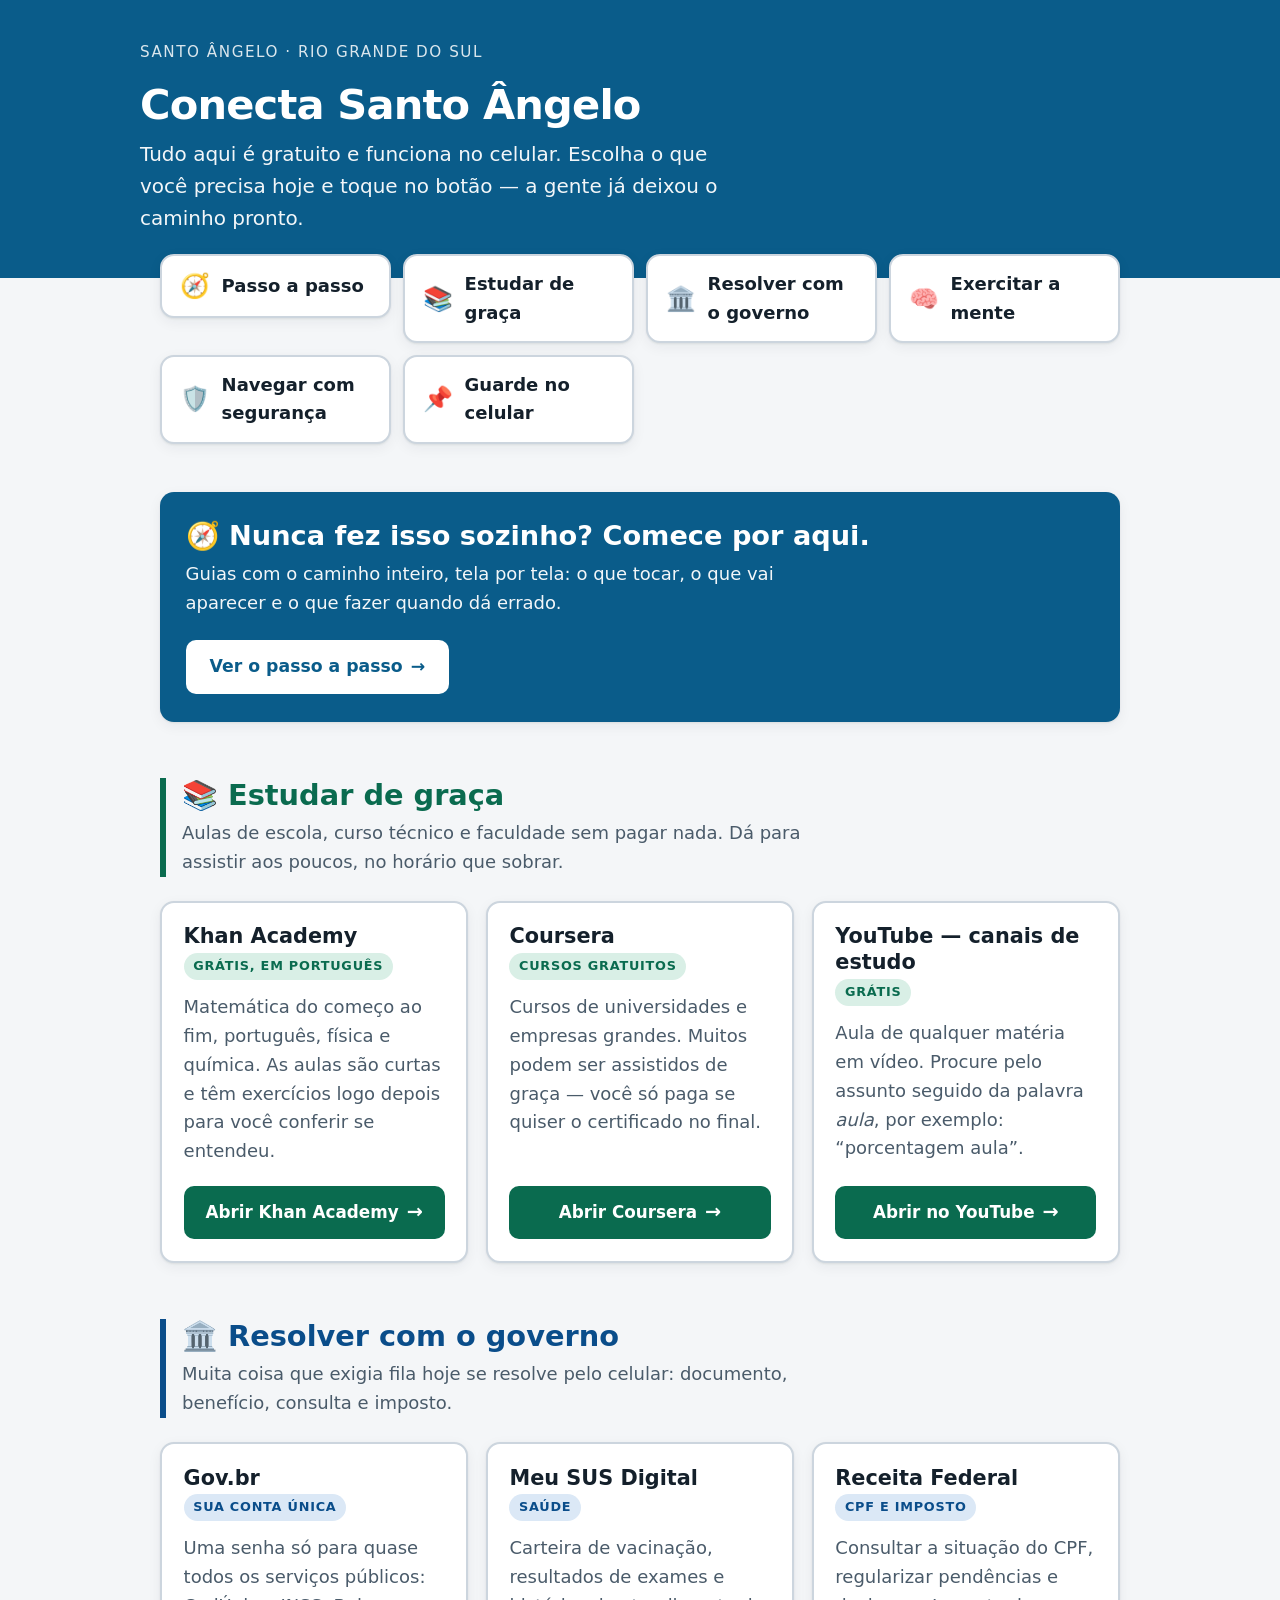
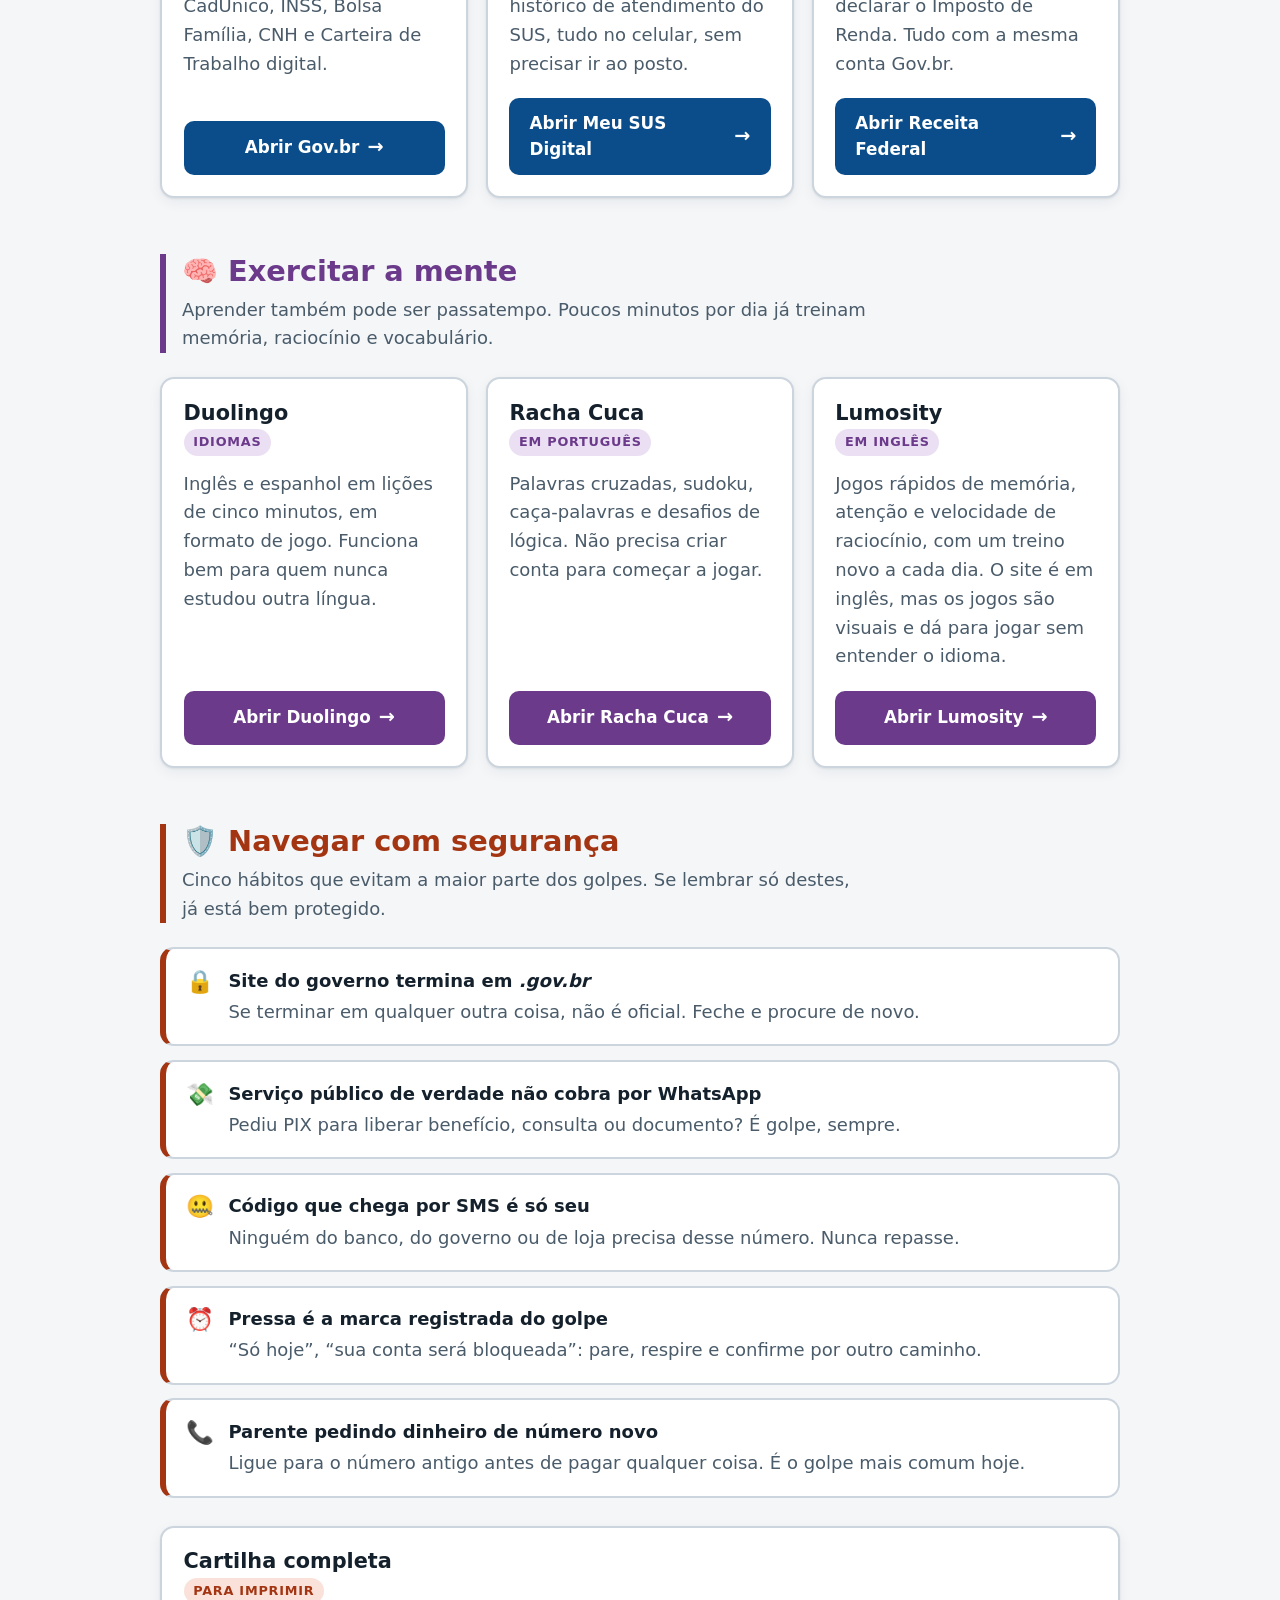
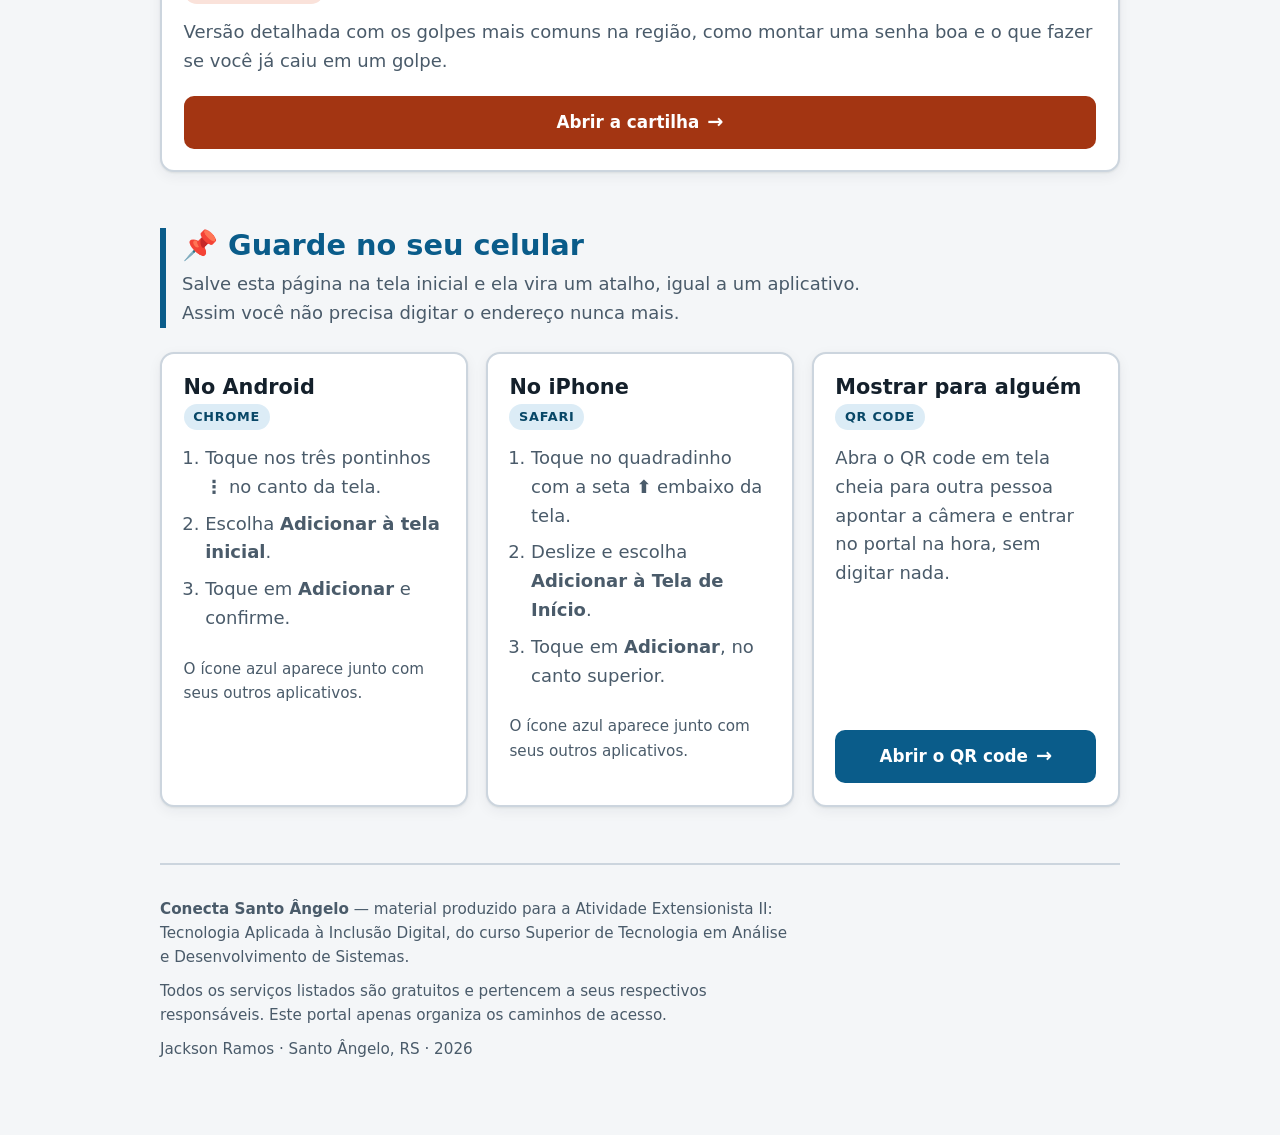
<file: index.html>
<!doctype html>
<html lang="pt-BR">
<head>
<meta charset="utf-8">
<meta name="viewport" content="width=device-width, initial-scale=1">
<title>Conecta Santo Ângelo — a internet que ajuda no seu dia a dia</title>
<meta name="description" content="Portal com sites gratuitos para estudar, resolver serviços públicos, exercitar a mente e navegar com segurança. Projeto de inclusão digital em Santo Ângelo - RS.">
<link rel="stylesheet" href="assets/style.css">
<link rel="icon" href="assets/icone.svg" type="image/svg+xml">
<link rel="icon" href="assets/favicon.png" sizes="32x32">
<link rel="apple-touch-icon" href="assets/icone-180.png">
<link rel="manifest" href="manifest.webmanifest">
<meta name="theme-color" content="#0a5c8a">
</head>
<body>

<a class="pular-link" href="#conteudo">Pular para o conteúdo</a>

<header class="topo">
  <div class="topo-conteudo">
    <p class="lugar">Santo Ângelo · Rio Grande do Sul</p>
    <h1>Conecta Santo Ângelo</h1>
    <p class="chamada">
      Tudo aqui é gratuito e funciona no celular. Escolha o que você precisa
      hoje e toque no botão — a gente já deixou o caminho pronto.
    </p>
  </div>
</header>

<nav class="indice" aria-label="Categorias do portal">
  <ul>
    <li><a href="guias/"><span class="emoji" aria-hidden="true">🧭</span> Passo a passo</a></li>
    <li><a href="#estudar"><span class="emoji" aria-hidden="true">📚</span> Estudar de graça</a></li>
    <li><a href="#governo"><span class="emoji" aria-hidden="true">🏛️</span> Resolver com o governo</a></li>
    <li><a href="#mente"><span class="emoji" aria-hidden="true">🧠</span> Exercitar a mente</a></li>
    <li><a href="#seguranca"><span class="emoji" aria-hidden="true">🛡️</span> Navegar com segurança</a></li>
    <li><a href="#salvar"><span class="emoji" aria-hidden="true">📌</span> Guarde no celular</a></li>
  </ul>
</nav>

<main class="envelope" id="conteudo">

  <!-- ============ DESTAQUE ============ -->
  <section class="destaque" aria-labelledby="t-destaque">
    <h2 id="t-destaque">🧭 Nunca fez isso sozinho? Comece por aqui.</h2>
    <p>
      Guias com o caminho inteiro, tela por tela: o que tocar, o que vai
      aparecer e o que fazer quando dá errado.
    </p>
    <a class="botao" href="guias/">Ver o passo a passo</a>
  </section>

  <!-- ============ ESTUDAR ============ -->
  <section class="categoria" id="estudar" data-cor="estudo" aria-labelledby="t-estudar">
    <div class="categoria-cabecalho">
      <h2 id="t-estudar">📚 Estudar de graça</h2>
      <p class="explica">
        Aulas de escola, curso técnico e faculdade sem pagar nada. Dá para
        assistir aos poucos, no horário que sobrar.
      </p>
    </div>

    <ul class="cartoes">
      <li class="cartao">
        <h3>Khan Academy</h3>
        <span class="selo">Grátis, em português</span>
        <p>
          Matemática do começo ao fim, português, física e química. As aulas são
          curtas e têm exercícios logo depois para você conferir se entendeu.
        </p>
        <a class="botao" href="https://pt.khanacademy.org" target="_blank" rel="noopener">Abrir Khan Academy</a>
      </li>

      <li class="cartao">
        <h3>Coursera</h3>
        <span class="selo">Cursos gratuitos</span>
        <p>
          Cursos de universidades e empresas grandes. Muitos podem ser assistidos
          de graça — você só paga se quiser o certificado no final.
        </p>
        <a class="botao" href="https://www.coursera.org" target="_blank" rel="noopener">Abrir Coursera</a>
      </li>

      <li class="cartao">
        <h3>YouTube — canais de estudo</h3>
        <span class="selo">Grátis</span>
        <p>
          Aula de qualquer matéria em vídeo. Procure pelo assunto seguido da
          palavra <em>aula</em>, por exemplo: “porcentagem aula”.
        </p>
        <a class="botao" href="https://www.youtube.com/results?search_query=aulas+ensino+m%C3%A9dio" target="_blank" rel="noopener">Abrir no YouTube</a>
      </li>
    </ul>
  </section>

  <!-- ============ GOVERNO ============ -->
  <section class="categoria" id="governo" data-cor="governo" aria-labelledby="t-governo">
    <div class="categoria-cabecalho">
      <h2 id="t-governo">🏛️ Resolver com o governo</h2>
      <p class="explica">
        Muita coisa que exigia fila hoje se resolve pelo celular: documento,
        benefício, consulta e imposto.
      </p>
    </div>

    <ul class="cartoes">
      <li class="cartao">
        <h3>Gov.br</h3>
        <span class="selo">Sua conta única</span>
        <p>
          Uma senha só para quase todos os serviços públicos: CadÚnico, INSS,
          Bolsa Família, CNH e Carteira de Trabalho digital.
        </p>
        <a class="botao" href="https://www.gov.br" target="_blank" rel="noopener">Abrir Gov.br</a>
      </li>

      <li class="cartao">
        <h3>Meu SUS Digital</h3>
        <span class="selo">Saúde</span>
        <p>
          Carteira de vacinação, resultados de exames e histórico de atendimento
          do SUS, tudo no celular, sem precisar ir ao posto.
        </p>
        <a class="botao" href="https://meususdigital.saude.gov.br" target="_blank" rel="noopener">Abrir Meu SUS Digital</a>
      </li>

      <li class="cartao">
        <h3>Receita Federal</h3>
        <span class="selo">CPF e imposto</span>
        <p>
          Consultar a situação do CPF, regularizar pendências e declarar o
          Imposto de Renda. Tudo com a mesma conta Gov.br.
        </p>
        <a class="botao" href="https://www.gov.br/receitafederal" target="_blank" rel="noopener">Abrir Receita Federal</a>
      </li>
    </ul>
  </section>

  <!-- ============ MENTE ============ -->
  <section class="categoria" id="mente" data-cor="mente" aria-labelledby="t-mente">
    <div class="categoria-cabecalho">
      <h2 id="t-mente">🧠 Exercitar a mente</h2>
      <p class="explica">
        Aprender também pode ser passatempo. Poucos minutos por dia já treinam
        memória, raciocínio e vocabulário.
      </p>
    </div>

    <ul class="cartoes">
      <li class="cartao">
        <h3>Duolingo</h3>
        <span class="selo">Idiomas</span>
        <p>
          Inglês e espanhol em lições de cinco minutos, em formato de jogo.
          Funciona bem para quem nunca estudou outra língua.
        </p>
        <a class="botao" href="https://pt.duolingo.com" target="_blank" rel="noopener">Abrir Duolingo</a>
      </li>

      <li class="cartao">
        <h3>Racha Cuca</h3>
        <span class="selo">Em português</span>
        <p>
          Palavras cruzadas, sudoku, caça-palavras e desafios de lógica. Não
          precisa criar conta para começar a jogar.
        </p>
        <a class="botao" href="https://rachacuca.com.br" target="_blank" rel="noopener">Abrir Racha Cuca</a>
      </li>

      <li class="cartao">
        <h3>Lumosity</h3>
        <span class="selo">Em inglês</span>
        <p>
          Jogos rápidos de memória, atenção e velocidade de raciocínio, com um
          treino novo a cada dia. O site é em inglês, mas os jogos são visuais
          e dá para jogar sem entender o idioma.
        </p>
        <a class="botao" href="https://www.lumosity.com" target="_blank" rel="noopener">Abrir Lumosity</a>
      </li>
    </ul>
  </section>

  <!-- ============ SEGURANÇA ============ -->
  <section class="categoria" id="seguranca" data-cor="seguranca" aria-labelledby="t-seguranca">
    <div class="categoria-cabecalho">
      <h2 id="t-seguranca">🛡️ Navegar com segurança</h2>
      <p class="explica">
        Cinco hábitos que evitam a maior parte dos golpes. Se lembrar só destes,
        já está bem protegido.
      </p>
    </div>

    <ul class="regras">
      <li>
        <span class="marca" aria-hidden="true">🔒</span>
        <div>
          <strong>Site do governo termina em <em>.gov.br</em></strong>
          <span class="detalhe">Se terminar em qualquer outra coisa, não é oficial. Feche e procure de novo.</span>
        </div>
      </li>
      <li>
        <span class="marca" aria-hidden="true">💸</span>
        <div>
          <strong>Serviço público de verdade não cobra por WhatsApp</strong>
          <span class="detalhe">Pediu PIX para liberar benefício, consulta ou documento? É golpe, sempre.</span>
        </div>
      </li>
      <li>
        <span class="marca" aria-hidden="true">🤐</span>
        <div>
          <strong>Código que chega por SMS é só seu</strong>
          <span class="detalhe">Ninguém do banco, do governo ou de loja precisa desse número. Nunca repasse.</span>
        </div>
      </li>
      <li>
        <span class="marca" aria-hidden="true">⏰</span>
        <div>
          <strong>Pressa é a marca registrada do golpe</strong>
          <span class="detalhe">“Só hoje”, “sua conta será bloqueada”: pare, respire e confirme por outro caminho.</span>
        </div>
      </li>
      <li>
        <span class="marca" aria-hidden="true">📞</span>
        <div>
          <strong>Parente pedindo dinheiro de número novo</strong>
          <span class="detalhe">Ligue para o número antigo antes de pagar qualquer coisa. É o golpe mais comum hoje.</span>
        </div>
      </li>
    </ul>

    <ul class="cartoes">
      <li class="cartao">
        <h3>Cartilha completa</h3>
        <span class="selo">Para imprimir</span>
        <p>
          Versão detalhada com os golpes mais comuns na região, como montar uma
          senha boa e o que fazer se você já caiu em um golpe.
        </p>
        <a class="botao" href="cartilha/">Abrir a cartilha</a>
      </li>
    </ul>
  </section>

  <!-- ============ SALVAR ============ -->
  <section class="categoria" id="salvar" aria-labelledby="t-salvar">
    <div class="categoria-cabecalho">
      <h2 id="t-salvar">📌 Guarde no seu celular</h2>
      <p class="explica">
        Salve esta página na tela inicial e ela vira um atalho, igual a um
        aplicativo. Assim você não precisa digitar o endereço nunca mais.
      </p>
    </div>

    <ul class="cartoes">
      <li class="cartao">
        <h3>No Android</h3>
        <span class="selo">Chrome</span>
        <ol>
          <li>Toque nos três pontinhos <strong>⋮</strong> no canto da tela.</li>
          <li>Escolha <strong>Adicionar à tela inicial</strong>.</li>
          <li>Toque em <strong>Adicionar</strong> e confirme.</li>
        </ol>
        <p>O ícone azul aparece junto com seus outros aplicativos.</p>
      </li>

      <li class="cartao">
        <h3>No iPhone</h3>
        <span class="selo">Safari</span>
        <ol>
          <li>Toque no quadradinho com a seta <strong>⬆️</strong> embaixo da tela.</li>
          <li>Deslize e escolha <strong>Adicionar à Tela de Início</strong>.</li>
          <li>Toque em <strong>Adicionar</strong>, no canto superior.</li>
        </ol>
        <p>O ícone azul aparece junto com seus outros aplicativos.</p>
      </li>

      <li class="cartao">
        <h3>Mostrar para alguém</h3>
        <span class="selo">QR code</span>
        <p>
          Abra o QR code em tela cheia para outra pessoa apontar a câmera e
          entrar no portal na hora, sem digitar nada.
        </p>
        <a class="botao" href="qr/">Abrir o QR code</a>
      </li>
    </ul>
  </section>

  <footer class="rodape">
    <p>
      <strong>Conecta Santo Ângelo</strong> — material produzido para a Atividade
      Extensionista II: Tecnologia Aplicada à Inclusão Digital, do curso Superior de
      Tecnologia em Análise e Desenvolvimento de Sistemas.
    </p>
    <p>
      Todos os serviços listados são gratuitos e pertencem a seus respectivos
      responsáveis. Este portal apenas organiza os caminhos de acesso.
    </p>
    <p>Jackson Ramos · Santo Ângelo, RS · 2026</p>
  </footer>

</main>

</body>
</html>
</file>
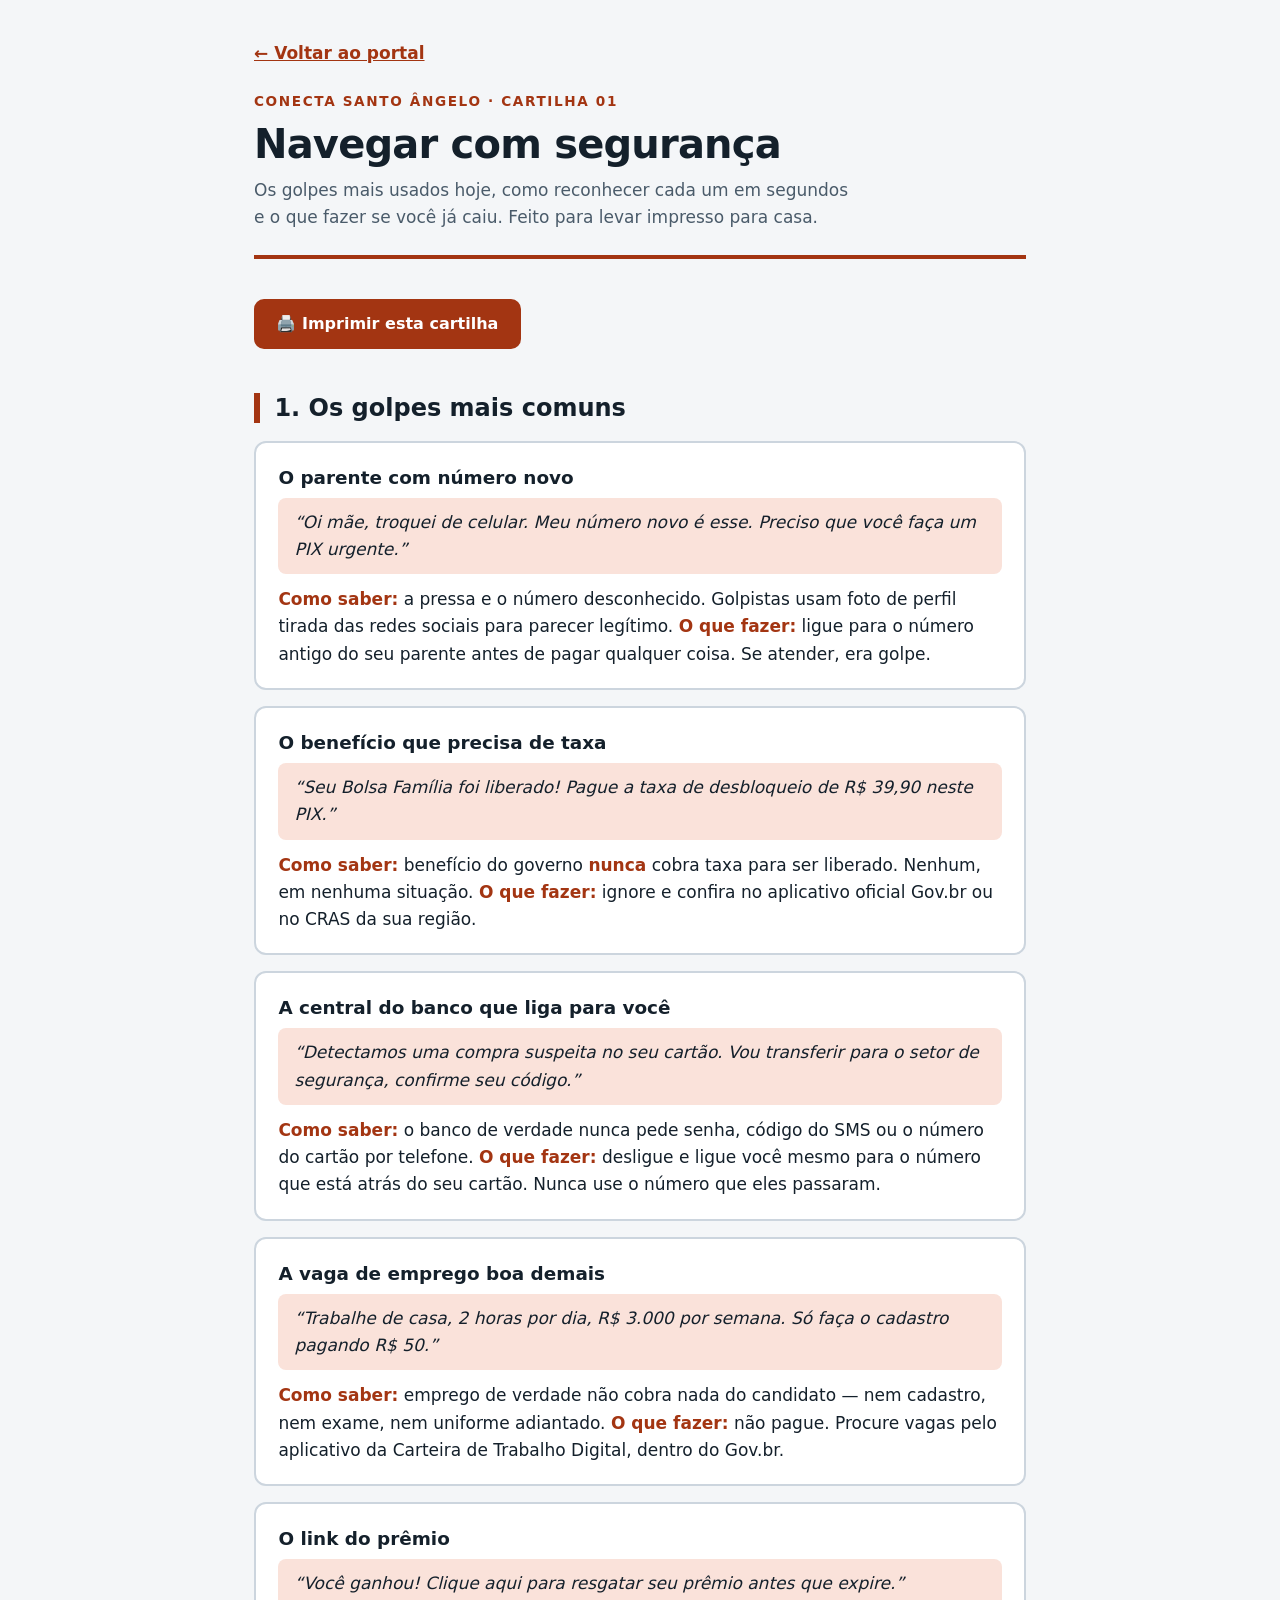
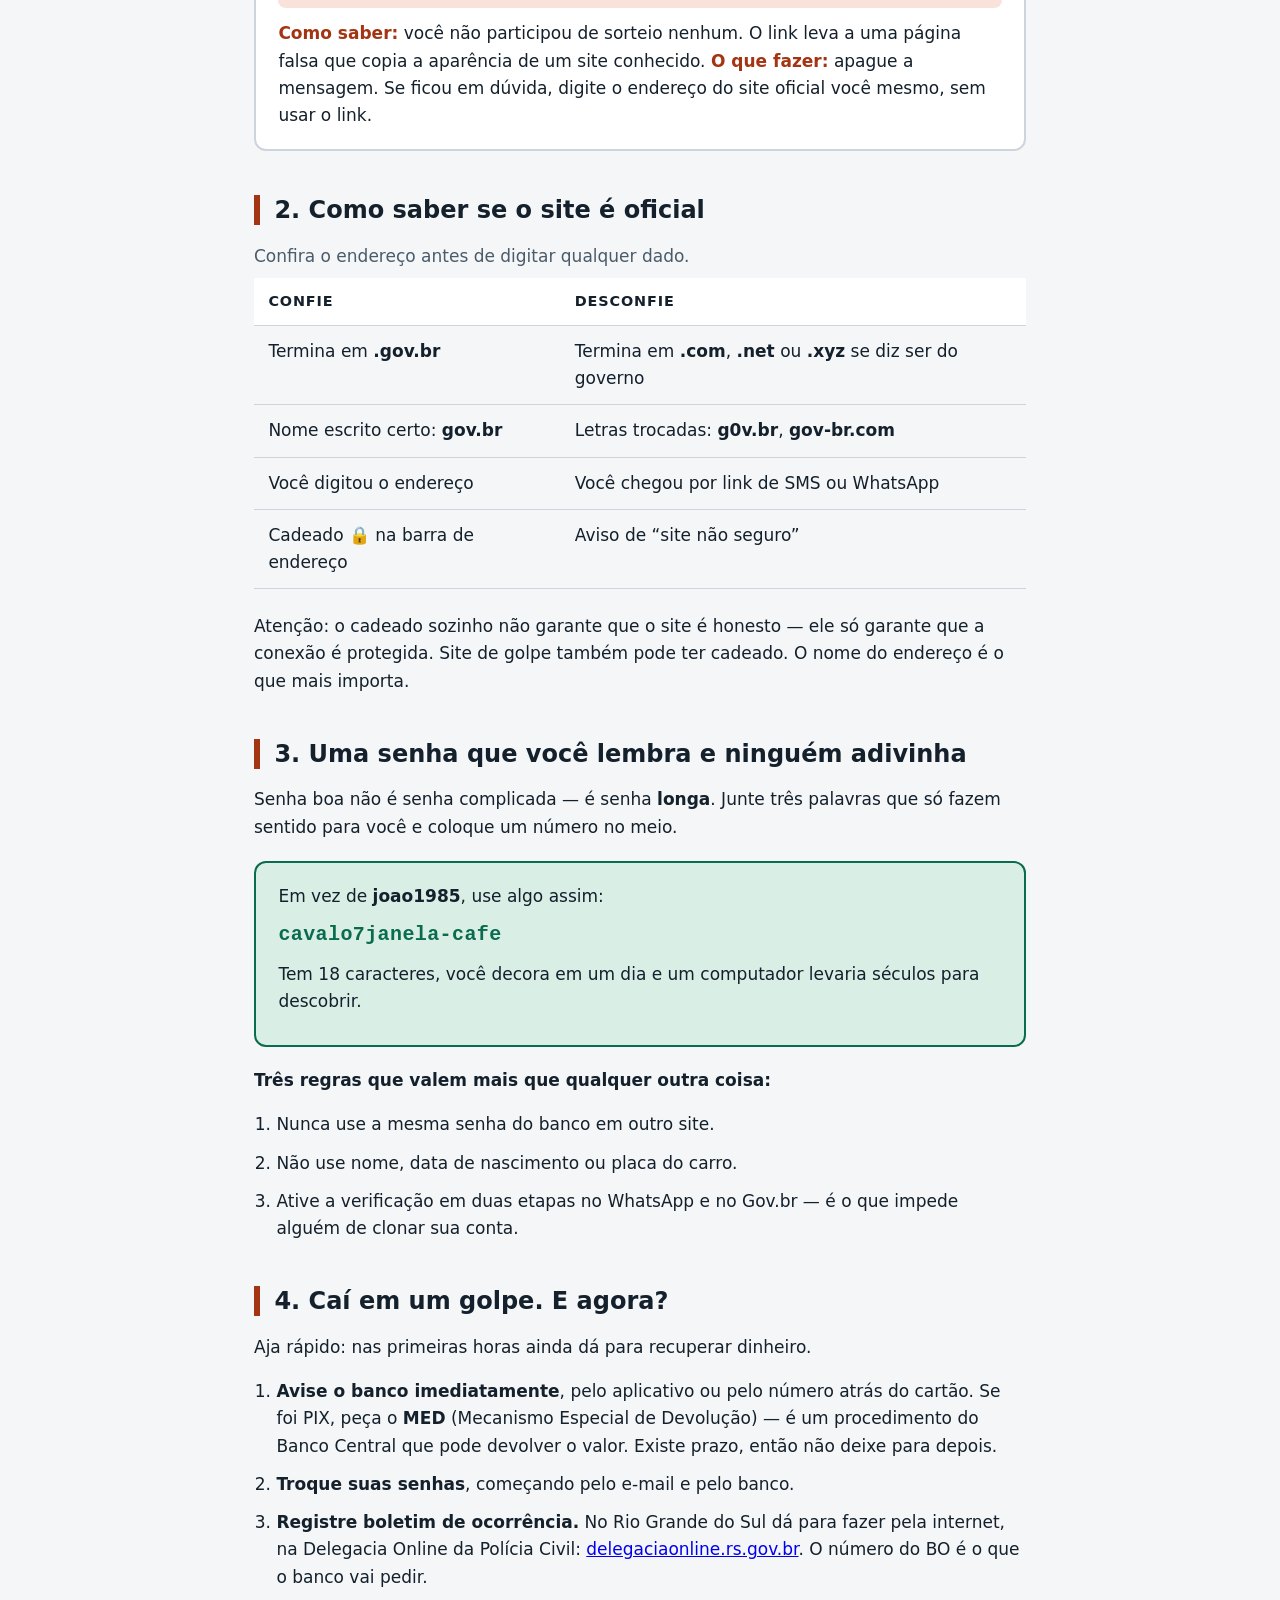
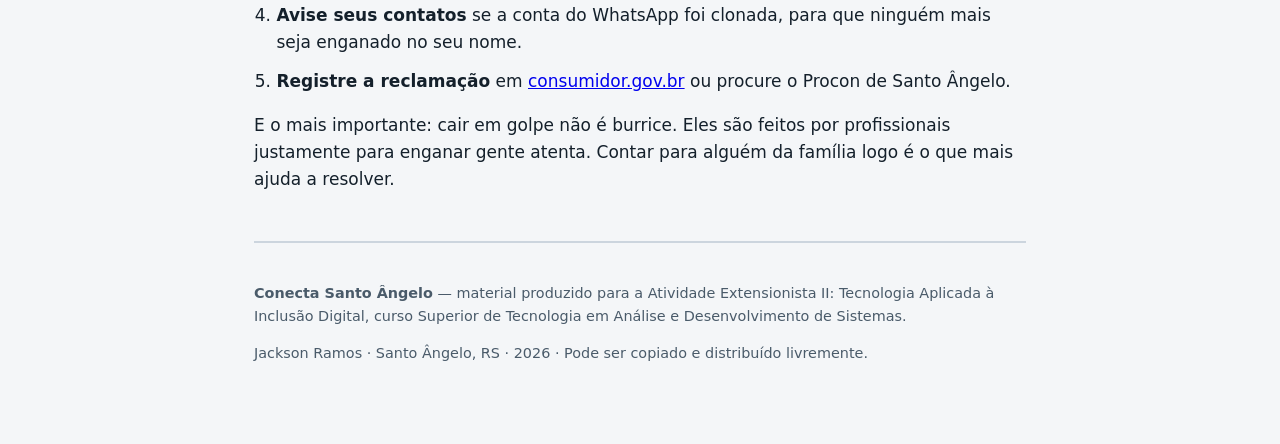
<file: cartilha/index.html>
<!doctype html>
<html lang="pt-BR">
<head>
<meta charset="utf-8">
<meta name="viewport" content="width=device-width, initial-scale=1">
<title>Cartilha de Navegação Segura — Conecta Santo Ângelo</title>
<meta name="description" content="Cartilha impressa sobre golpes na internet, senhas seguras e o que fazer se você caiu em um golpe.">
<style>
:root {
  color-scheme: light dark;
  --bg: #f4f6f8;
  --surface: #ffffff;
  --border: #ccd5de;
  --text: #14202b;
  --text-soft: #4a5b6a;
  --accent: #a33512;
  --accent-soft: #fae2da;
  --ok: #0a6b4f;
  --ok-soft: #d9efe6;
}
@media (prefers-color-scheme: dark) {
  :root {
    --bg: #10171e; --surface: #19222c; --border: #35434f;
    --text: #eef3f7; --text-soft: #a8b8c6;
    --accent: #f0906c; --accent-soft: #3a1d13;
    --ok: #5cc9a3; --ok-soft: #14332a;
  }
}
* { box-sizing: border-box; }
body {
  margin: 0; background: var(--bg); color: var(--text);
  font-family: system-ui, -apple-system, "Segoe UI", Roboto, sans-serif;
  font-size: 17px; line-height: 1.6;
}
:focus-visible { outline: 3px solid #b3540a; outline-offset: 3px; }

.folha {
  max-width: 820px; margin: 0 auto; padding: 2.5rem 1.5rem 4rem;
}

.capa { border-bottom: 4px solid var(--accent); padding-bottom: 1.5rem; margin-bottom: 2.5rem; }
.capa .etiqueta {
  margin: 0 0 0.5rem; font-size: 0.85rem; font-weight: 700;
  letter-spacing: 0.12em; text-transform: uppercase; color: var(--accent);
}
.capa h1 { margin: 0 0 0.6rem; font-size: clamp(1.8rem, 5vw, 2.5rem); line-height: 1.15; letter-spacing: -0.02em; }
.capa p { margin: 0; color: var(--text-soft); max-width: 55ch; }

.acoes { margin: 0 0 2.5rem; }
.imprimir {
  display: inline-flex; align-items: center; gap: 0.5rem; min-height: 50px;
  padding: 0.7rem 1.4rem; background: var(--accent); color: #fff;
  border: none; border-radius: 10px; font: inherit; font-weight: 700;
  font-size: 1rem; cursor: pointer;
}
@media (prefers-color-scheme: dark) { .imprimir { color: #10171e; } }
.imprimir:hover { filter: brightness(1.12); }

h2 {
  margin: 2.75rem 0 1.1rem; font-size: 1.5rem; line-height: 1.25;
  border-left: 6px solid var(--accent); padding-left: 0.9rem;
}
h3 { margin: 0 0 0.35rem; font-size: 1.15rem; }

.golpe {
  background: var(--surface); border: 2px solid var(--border);
  border-radius: 12px; padding: 1.25rem 1.4rem; margin-bottom: 1rem;
}
.golpe .fala {
  display: block; margin: 0 0 0.75rem; padding: 0.7rem 1rem;
  background: var(--accent-soft); border-radius: 8px;
  font-style: italic; color: var(--text);
}
.golpe .verdade { margin: 0; }
.golpe .verdade strong { color: var(--accent); }

ol.passos { padding-left: 1.4rem; margin: 0 0 1rem; }
ol.passos li { margin-bottom: 0.7rem; }

.senha {
  background: var(--ok-soft); border: 2px solid var(--ok);
  border-radius: 12px; padding: 1.25rem 1.4rem; margin: 1.25rem 0;
}
.senha p { margin: 0 0 0.6rem; }
.senha .exemplo {
  font-family: ui-monospace, "Cascadia Code", Consolas, monospace;
  font-size: 1.25rem; font-weight: 700; letter-spacing: 0.02em;
  display: block; margin: 0.6rem 0; color: var(--ok);
}

table { width: 100%; border-collapse: collapse; margin: 1rem 0 1.5rem; }
caption { text-align: left; color: var(--text-soft); padding-bottom: 0.5rem; }
th, td { text-align: left; padding: 0.75rem 0.9rem; border-bottom: 1px solid var(--border); vertical-align: top; }
th { background: var(--surface); font-size: 0.9rem; text-transform: uppercase; letter-spacing: 0.06em; }

.rodape {
  margin-top: 3rem; padding-top: 1.5rem; border-top: 2px solid var(--border);
  color: var(--text-soft); font-size: 0.9rem;
}
.rodape a { color: var(--accent); }
.voltar { display: inline-block; margin-bottom: 1.5rem; color: var(--accent); font-weight: 600; }

@media print {
  @page { size: A4; margin: 15mm; }
  body { background: #fff; color: #000; font-size: 11pt; }
  .acoes, .voltar { display: none; }
  .golpe, .senha, table { break-inside: avoid; }
  h2 { break-after: avoid; }
  .capa { border-bottom-color: #000; }
  .golpe .fala { background: #f0f0f0; }
  .senha { background: #f4f4f4; border-color: #000; }
  a[href^="http"]::after { content: " (" attr(href) ")"; font-size: 9pt; color: #444; }
}
</style>
</head>
<body>

<div class="folha">

  <a class="voltar" href="../">← Voltar ao portal</a>

  <header class="capa">
    <p class="etiqueta">Conecta Santo Ângelo · Cartilha 01</p>
    <h1>Navegar com segurança</h1>
    <p>
      Os golpes mais usados hoje, como reconhecer cada um em segundos e o que
      fazer se você já caiu. Feito para levar impresso para casa.
    </p>
  </header>

  <div class="acoes">
    <button type="button" class="imprimir" onclick="window.print()">🖨️ Imprimir esta cartilha</button>
  </div>

  <h2>1. Os golpes mais comuns</h2>

  <div class="golpe">
    <h3>O parente com número novo</h3>
    <span class="fala">“Oi mãe, troquei de celular. Meu número novo é esse. Preciso que você faça um PIX urgente.”</span>
    <p class="verdade">
      <strong>Como saber:</strong> a pressa e o número desconhecido. Golpistas usam
      foto de perfil tirada das redes sociais para parecer legítimo.
      <strong>O que fazer:</strong> ligue para o número antigo do seu parente antes de
      pagar qualquer coisa. Se atender, era golpe.
    </p>
  </div>

  <div class="golpe">
    <h3>O benefício que precisa de taxa</h3>
    <span class="fala">“Seu Bolsa Família foi liberado! Pague a taxa de desbloqueio de R$ 39,90 neste PIX.”</span>
    <p class="verdade">
      <strong>Como saber:</strong> benefício do governo <strong>nunca</strong> cobra taxa
      para ser liberado. Nenhum, em nenhuma situação.
      <strong>O que fazer:</strong> ignore e confira no aplicativo oficial Gov.br ou no
      CRAS da sua região.
    </p>
  </div>

  <div class="golpe">
    <h3>A central do banco que liga para você</h3>
    <span class="fala">“Detectamos uma compra suspeita no seu cartão. Vou transferir para o setor de segurança, confirme seu código.”</span>
    <p class="verdade">
      <strong>Como saber:</strong> o banco de verdade nunca pede senha, código do SMS
      ou o número do cartão por telefone.
      <strong>O que fazer:</strong> desligue e ligue você mesmo para o número que está
      atrás do seu cartão. Nunca use o número que eles passaram.
    </p>
  </div>

  <div class="golpe">
    <h3>A vaga de emprego boa demais</h3>
    <span class="fala">“Trabalhe de casa, 2 horas por dia, R$ 3.000 por semana. Só faça o cadastro pagando R$ 50.”</span>
    <p class="verdade">
      <strong>Como saber:</strong> emprego de verdade não cobra nada do candidato —
      nem cadastro, nem exame, nem uniforme adiantado.
      <strong>O que fazer:</strong> não pague. Procure vagas pelo aplicativo da Carteira
      de Trabalho Digital, dentro do Gov.br.
    </p>
  </div>

  <div class="golpe">
    <h3>O link do prêmio</h3>
    <span class="fala">“Você ganhou! Clique aqui para resgatar seu prêmio antes que expire.”</span>
    <p class="verdade">
      <strong>Como saber:</strong> você não participou de sorteio nenhum. O link leva a
      uma página falsa que copia a aparência de um site conhecido.
      <strong>O que fazer:</strong> apague a mensagem. Se ficou em dúvida, digite o
      endereço do site oficial você mesmo, sem usar o link.
    </p>
  </div>

  <h2>2. Como saber se o site é oficial</h2>

  <table>
    <caption>Confira o endereço antes de digitar qualquer dado.</caption>
    <thead>
      <tr><th scope="col">Confie</th><th scope="col">Desconfie</th></tr>
    </thead>
    <tbody>
      <tr>
        <td>Termina em <strong>.gov.br</strong></td>
        <td>Termina em <strong>.com</strong>, <strong>.net</strong> ou <strong>.xyz</strong> se diz ser do governo</td>
      </tr>
      <tr>
        <td>Nome escrito certo: <strong>gov.br</strong></td>
        <td>Letras trocadas: <strong>g0v.br</strong>, <strong>gov-br.com</strong></td>
      </tr>
      <tr>
        <td>Você digitou o endereço</td>
        <td>Você chegou por link de SMS ou WhatsApp</td>
      </tr>
      <tr>
        <td>Cadeado 🔒 na barra de endereço</td>
        <td>Aviso de “site não seguro”</td>
      </tr>
    </tbody>
  </table>

  <p>
    Atenção: o cadeado sozinho não garante que o site é honesto — ele só garante
    que a conexão é protegida. Site de golpe também pode ter cadeado. O nome do
    endereço é o que mais importa.
  </p>

  <h2>3. Uma senha que você lembra e ninguém adivinha</h2>

  <p>
    Senha boa não é senha complicada — é senha <strong>longa</strong>. Junte três
    palavras que só fazem sentido para você e coloque um número no meio.
  </p>

  <div class="senha">
    <p>Em vez de <strong>joao1985</strong>, use algo assim:</p>
    <span class="exemplo">cavalo7janela-cafe</span>
    <p>
      Tem 18 caracteres, você decora em um dia e um computador levaria séculos
      para descobrir.
    </p>
  </div>

  <p><strong>Três regras que valem mais que qualquer outra coisa:</strong></p>
  <ol class="passos">
    <li>Nunca use a mesma senha do banco em outro site.</li>
    <li>Não use nome, data de nascimento ou placa do carro.</li>
    <li>Ative a verificação em duas etapas no WhatsApp e no Gov.br — é o que impede alguém de clonar sua conta.</li>
  </ol>

  <h2>4. Caí em um golpe. E agora?</h2>

  <p>Aja rápido: nas primeiras horas ainda dá para recuperar dinheiro.</p>

  <ol class="passos">
    <li>
      <strong>Avise o banco imediatamente</strong>, pelo aplicativo ou pelo número
      atrás do cartão. Se foi PIX, peça o <strong>MED</strong> (Mecanismo Especial de
      Devolução) — é um procedimento do Banco Central que pode devolver o valor.
      Existe prazo, então não deixe para depois.
    </li>
    <li>
      <strong>Troque suas senhas</strong>, começando pelo e-mail e pelo banco.
    </li>
    <li>
      <strong>Registre boletim de ocorrência.</strong> No Rio Grande do Sul dá para
      fazer pela internet, na Delegacia Online da Polícia Civil:
      <a href="https://www.delegaciaonline.rs.gov.br" target="_blank" rel="noopener">delegaciaonline.rs.gov.br</a>.
      O número do BO é o que o banco vai pedir.
    </li>
    <li>
      <strong>Avise seus contatos</strong> se a conta do WhatsApp foi clonada, para
      que ninguém mais seja enganado no seu nome.
    </li>
    <li>
      <strong>Registre a reclamação</strong> em
      <a href="https://www.consumidor.gov.br" target="_blank" rel="noopener">consumidor.gov.br</a>
      ou procure o Procon de Santo Ângelo.
    </li>
  </ol>

  <p>
    E o mais importante: cair em golpe não é burrice. Eles são feitos por
    profissionais justamente para enganar gente atenta. Contar para alguém da
    família logo é o que mais ajuda a resolver.
  </p>

  <footer class="rodape">
    <p>
      <strong>Conecta Santo Ângelo</strong> — material produzido para a Atividade
      Extensionista II: Tecnologia Aplicada à Inclusão Digital, curso Superior de
      Tecnologia em Análise e Desenvolvimento de Sistemas.
    </p>
    <p>Jackson Ramos · Santo Ângelo, RS · 2026 · Pode ser copiado e distribuído livremente.</p>
  </footer>

</div>

</body>
</html>
</file>
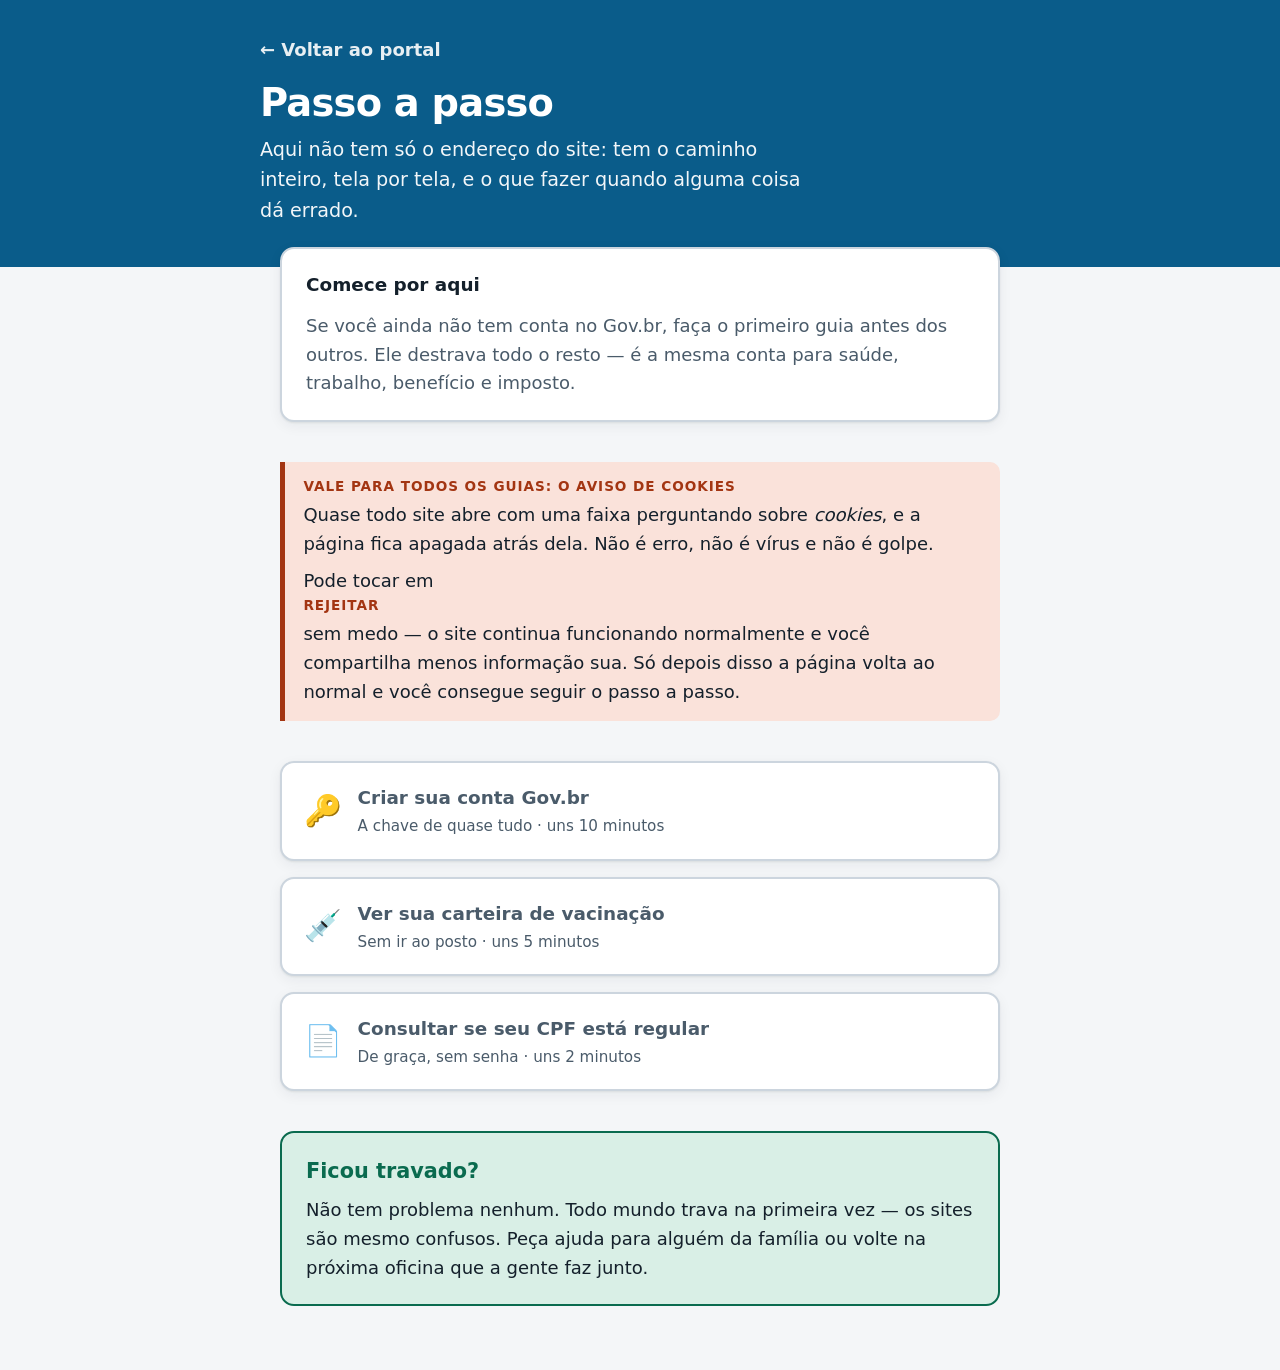
<file: guias/index.html>
<!doctype html>
<html lang="pt-BR">
<head>
<meta charset="utf-8">
<meta name="viewport" content="width=device-width, initial-scale=1">
<title>Guias passo a passo — Conecta Santo Ângelo</title>
<meta name="description" content="Guias passo a passo para resolver coisas do dia a dia pela internet: conta Gov.br, carteira de vacinação e situação do CPF.">
<link rel="stylesheet" href="../assets/style.css">
<link rel="stylesheet" href="../assets/guia.css">
<link rel="icon" href="../assets/icone.svg" type="image/svg+xml">
<link rel="icon" href="../assets/favicon.png" sizes="32x32">
<meta name="theme-color" content="#0a5c8a">
</head>
<body>

<header class="guia-topo">
  <div class="guia-topo-conteudo">
    <a class="voltar" href="../">← Voltar ao portal</a>
    <h1>Passo a passo</h1>
    <p class="resumo">
      Aqui não tem só o endereço do site: tem o caminho inteiro, tela por tela,
      e o que fazer quando alguma coisa dá errado.
    </p>
  </div>
</header>

<main class="guia">

  <section class="antes">
    <h2>Comece por aqui</h2>
    <p style="margin:0; color:var(--text-soft);">
      Se você ainda não tem conta no Gov.br, faça o primeiro guia antes dos
      outros. Ele destrava todo o resto — é a mesma conta para saúde, trabalho,
      benefício e imposto.
    </p>
  </section>

  <section class="se-errado" style="margin-bottom:2.5rem;">
    <strong>Vale para todos os guias: o aviso de cookies</strong>
    <p>
      Quase todo site abre com uma faixa perguntando sobre <em>cookies</em>, e a
      página fica apagada atrás dela. Não é erro, não é vírus e não é golpe.
    </p>
    <p>
      Pode tocar em <strong>Rejeitar</strong> sem medo — o site continua
      funcionando normalmente e você compartilha menos informação sua. Só depois
      disso a página volta ao normal e você consegue seguir o passo a passo.
    </p>
  </section>

  <ul class="lista-guias">
    <li>
      <a href="conta-gov-br.html">
        <span class="marca" aria-hidden="true">🔑</span>
        <span>
          <strong>Criar sua conta Gov.br</strong>
          <span>A chave de quase tudo · uns 10 minutos</span>
        </span>
      </a>
    </li>
    <li>
      <a href="carteira-vacinacao.html">
        <span class="marca" aria-hidden="true">💉</span>
        <span>
          <strong>Ver sua carteira de vacinação</strong>
          <span>Sem ir ao posto · uns 5 minutos</span>
        </span>
      </a>
    </li>
    <li>
      <a href="consultar-cpf.html">
        <span class="marca" aria-hidden="true">📄</span>
        <span>
          <strong>Consultar se seu CPF está regular</strong>
          <span>De graça, sem senha · uns 2 minutos</span>
        </span>
      </a>
    </li>
  </ul>

  <section class="pronto" style="margin-top:2.5rem;">
    <h2>Ficou travado?</h2>
    <p>
      Não tem problema nenhum. Todo mundo trava na primeira vez — os sites são
      mesmo confusos. Peça ajuda para alguém da família ou volte na próxima
      oficina que a gente faz junto.
    </p>
  </section>

</main>

</body>
</html>
</file>
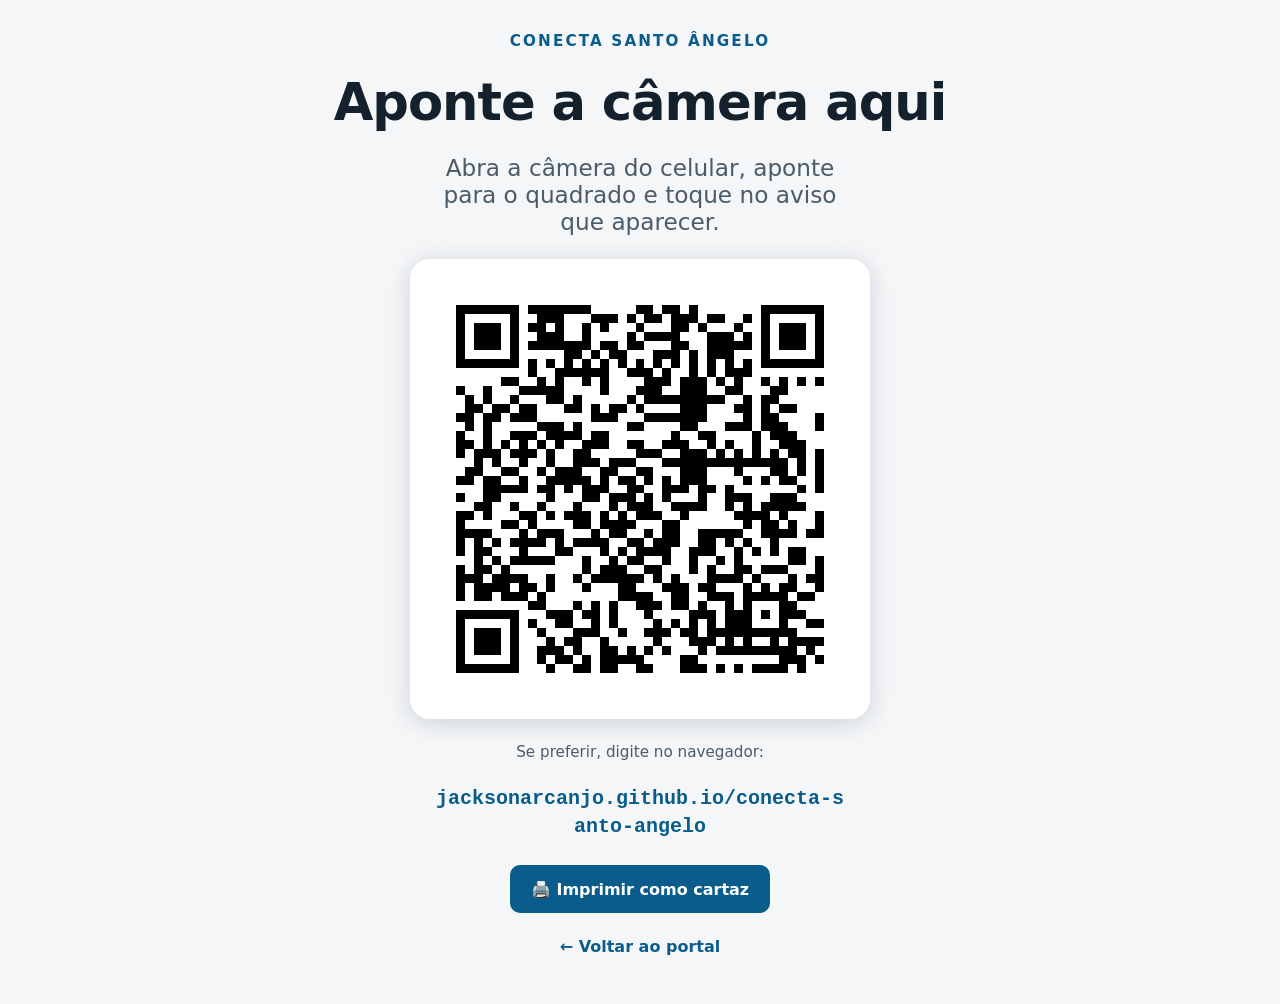
<file: qr/index.html>
<!doctype html>
<html lang="pt-BR">
<head>
<meta charset="utf-8">
<meta name="viewport" content="width=device-width, initial-scale=1">
<title>Acesse o portal — Conecta Santo Ângelo</title>
<meta name="description" content="Aponte a câmera do celular para o QR code e abra o portal Conecta Santo Ângelo.">
<link rel="icon" href="../assets/icone.svg" type="image/svg+xml">
<link rel="icon" href="../assets/favicon.png" sizes="32x32">
<style>
:root { --bg:#f4f6f8; --text:#14202b; --soft:#4a5b6a; --accent:#0a5c8a; --border:#ccd5de; }
@media (prefers-color-scheme: dark) {
  :root { --bg:#10171e; --text:#eef3f7; --soft:#a8b8c6; --accent:#6fb8e0; --border:#35434f; }
}
* { box-sizing:border-box; }
body {
  margin:0; min-height:100vh; background:var(--bg); color:var(--text);
  font-family: system-ui, -apple-system, "Segoe UI", Roboto, sans-serif;
  display:flex; flex-direction:column; align-items:center; justify-content:center;
  text-align:center; padding: 2rem 1.5rem 3rem; gap:1.5rem;
}
.etiqueta { margin:0; font-size:clamp(.8rem,2vw,.95rem); font-weight:700; letter-spacing:.14em; text-transform:uppercase; color:var(--accent); }
h1 { margin:0; font-size:clamp(1.8rem,6vw,3.2rem); line-height:1.1; letter-spacing:-.02em; }
p.instrucao { margin:0; font-size:clamp(1.05rem,2.6vw,1.45rem); color:var(--soft); max-width:30ch; }

.moldura {
  background:#fff; padding:clamp(1rem,3vw,1.75rem); border-radius:20px;
  box-shadow:0 4px 24px rgba(20,32,43,.16); line-height:0;
  width:min(78vw, 62vh, 460px); aspect-ratio:1;
}
.moldura svg { display:block; width:100%; height:100%; }

.endereco {
  font-family: ui-monospace, "Cascadia Code", Consolas, monospace;
  font-size:clamp(.9rem,2.4vw,1.25rem); font-weight:700; color:var(--accent);
  word-break:break-all; max-width:34ch; line-height:1.4;
}
.alternativa { margin:0; font-size:.95rem; color:var(--soft); max-width:34ch; }
.imprimir {
  min-height:48px; padding:.65rem 1.3rem; background:var(--accent); color:#fff;
  border:none; border-radius:10px; font:inherit; font-weight:700; cursor:pointer;
}
@media (prefers-color-scheme: dark) { .imprimir { color:#10171e; } }
.voltar { color:var(--accent); font-weight:600; text-decoration:none; }
:focus-visible { outline:3px solid #b3540a; outline-offset:3px; }

@media print {
  @page { size:A4 portrait; margin:16mm; }
  body { background:#fff; color:#000; min-height:auto; justify-content:flex-start; gap:1.2rem; }
  .imprimir, .voltar { display:none; }
  .moldura { box-shadow:none; border:2px solid #000; width:min(70vw,120mm); }
  .endereco { color:#000; }
}
</style>
</head>
<body>

  <p class="etiqueta">Conecta Santo Ângelo</p>
  <h1>Aponte a câmera aqui</h1>
  <p class="instrucao">Abra a câmera do celular, aponte para o quadrado e toque no aviso que aparecer.</p>

  <div class="moldura">
<svg viewBox="0 0 45 45" width="100%" height="100%" shape-rendering="crispEdges" role="img" aria-label="QR code do portal" class="segno"><path fill="#fff" d="M0 0h45v45h-45z"/><path class="qrline" stroke="#000" d="M2 2.5h7m1 0h7m5 0h2m1 0h2m1 0h1m7 0h7m-41 1h1m5 0h1m2 0h3m3 0h3m1 0h1m1 0h2m1 0h3m1 0h2m2 0h1m1 0h1m5 0h1m-41 1h1m1 0h3m1 0h1m1 0h2m1 0h1m2 0h1m1 0h1m3 0h1m3 0h2m1 0h1m3 0h1m2 0h1m1 0h3m1 0h1m-41 1h1m1 0h3m1 0h1m2 0h3m2 0h1m4 0h1m1 0h4m3 0h3m1 0h1m1 0h1m1 0h3m1 0h1m-41 1h1m1 0h3m1 0h1m1 0h7m1 0h2m1 0h2m3 0h2m2 0h5m1 0h1m1 0h3m1 0h1m-41 1h1m5 0h1m5 0h2m1 0h1m1 0h2m3 0h3m1 0h1m1 0h3m3 0h1m5 0h1m-41 1h7m1 0h1m1 0h1m1 0h1m1 0h1m1 0h1m1 0h1m1 0h1m1 0h1m1 0h1m1 0h1m1 0h1m1 0h1m1 0h1m1 0h7m-33 1h1m2 0h6m2 0h3m1 0h1m2 0h1m1 0h1m1 0h3m-28 1h2m2 0h1m1 0h1m2 0h1m1 0h1m4 0h3m1 0h3m1 0h1m1 0h1m2 0h1m1 0h1m1 0h1m1 0h1m-41 1h1m2 0h1m3 0h5m4 0h1m3 0h3m2 0h3m2 0h2m3 0h2m-36 1h1m1 0h1m2 0h1m3 0h2m1 0h1m5 0h1m1 0h9m2 0h1m1 0h2m-35 1h2m1 0h2m1 0h2m3 0h2m1 0h1m1 0h2m1 0h1m4 0h3m3 0h2m1 0h1m1 0h2m-38 1h2m1 0h2m1 0h3m6 0h3m3 0h7m4 0h1m1 0h2m4 0h1m-40 1h1m1 0h1m5 0h3m1 0h1m5 0h2m4 0h2m3 0h3m1 0h3m3 0h1m-41 1h1m2 0h1m2 0h3m1 0h4m1 0h2m7 0h1m2 0h2m4 0h1m1 0h3m-38 1h2m1 0h1m1 0h1m1 0h1m1 0h1m1 0h1m2 0h3m2 0h2m2 0h3m2 0h1m1 0h1m2 0h1m2 0h3m-39 1h1m1 0h3m1 0h3m1 0h1m2 0h2m5 0h3m2 0h3m1 0h1m1 0h1m1 0h1m1 0h1m1 0h2m1 0h1m-39 1h1m1 0h1m2 0h1m2 0h1m2 0h3m1 0h3m3 0h14m1 0h1m1 0h1m-40 1h2m2 0h2m2 0h1m1 0h3m2 0h2m2 0h2m3 0h3m3 0h1m3 0h2m1 0h1m1 0h1m-41 1h2m1 0h2m2 0h1m2 0h5m1 0h1m1 0h2m1 0h1m1 0h1m1 0h3m4 0h1m1 0h1m1 0h2m2 0h1m-38 1h5m1 0h2m1 0h1m1 0h3m2 0h2m2 0h3m1 0h2m1 0h1m7 0h1m1 0h1m-41 1h1m2 0h2m5 0h1m3 0h2m1 0h3m1 0h1m1 0h1m3 0h1m2 0h3m2 0h3m-36 1h2m2 0h1m2 0h1m3 0h1m3 0h1m1 0h3m2 0h4m2 0h1m1 0h1m1 0h5m-39 1h2m1 0h1m3 0h2m1 0h1m1 0h3m1 0h1m1 0h1m1 0h3m2 0h1m5 0h4m1 0h1m3 0h1m-41 1h1m4 0h2m1 0h1m4 0h2m1 0h4m3 0h2m7 0h1m1 0h2m1 0h1m2 0h1m-41 1h4m3 0h1m1 0h3m3 0h1m1 0h2m2 0h1m1 0h2m2 0h5m2 0h4m1 0h2m-41 1h1m1 0h1m1 0h1m1 0h4m1 0h1m1 0h4m2 0h2m1 0h3m2 0h2m1 0h1m1 0h1m2 0h1m-36 1h1m1 0h2m3 0h1m3 0h2m3 0h1m1 0h1m1 0h4m2 0h3m2 0h1m1 0h1m1 0h1m1 0h2m-37 1h1m1 0h1m1 0h5m3 0h1m2 0h1m1 0h2m2 0h1m2 0h1m2 0h1m1 0h1m5 0h2m1 0h1m-41 1h1m1 0h2m1 0h1m8 0h1m1 0h3m2 0h2m3 0h1m1 0h1m2 0h2m1 0h3m3 0h1m-41 1h3m1 0h4m2 0h1m2 0h1m1 0h6m1 0h1m1 0h1m3 0h4m1 0h1m3 0h1m1 0h2m-41 1h1m1 0h4m1 0h2m1 0h1m3 0h1m3 0h2m3 0h3m1 0h2m3 0h1m1 0h1m1 0h2m2 0h1m-41 1h1m1 0h2m1 0h3m1 0h1m8 0h4m2 0h2m2 0h3m1 0h5m1 0h2m-32 1h2m3 0h1m1 0h1m1 0h1m2 0h3m1 0h2m1 0h1m2 0h1m1 0h1m3 0h2m-38 1h7m3 0h3m1 0h2m1 0h1m3 0h1m4 0h3m1 0h3m1 0h1m1 0h3m-39 1h1m5 0h1m1 0h1m2 0h2m2 0h1m1 0h1m4 0h1m1 0h1m1 0h1m1 0h1m1 0h3m3 0h1m2 0h2m-41 1h1m1 0h3m1 0h1m2 0h1m3 0h3m2 0h1m2 0h3m1 0h2m1 0h10m-38 1h1m1 0h3m1 0h1m3 0h1m1 0h2m2 0h1m5 0h1m3 0h3m1 0h1m1 0h1m2 0h1m1 0h4m-41 1h1m1 0h3m1 0h1m2 0h3m1 0h1m2 0h2m1 0h1m1 0h1m1 0h1m3 0h1m1 0h9m1 0h1m-40 1h1m5 0h1m2 0h1m1 0h2m1 0h1m1 0h5m4 0h2m9 0h3m1 0h1m-41 1h7m3 0h1m2 0h2m1 0h2m2 0h2m3 0h3m1 0h1m1 0h1m1 0h4m1 0h1"/></svg>
  </div>

  <p class="alternativa">Se preferir, digite no navegador:</p>
  <div class="endereco">jacksonarcanjo.github.io/conecta-santo-angelo</div>

  <button type="button" class="imprimir" onclick="window.print()">🖨️ Imprimir como cartaz</button>
  <a class="voltar" href="../">← Voltar ao portal</a>

</body>
</html>
</file>
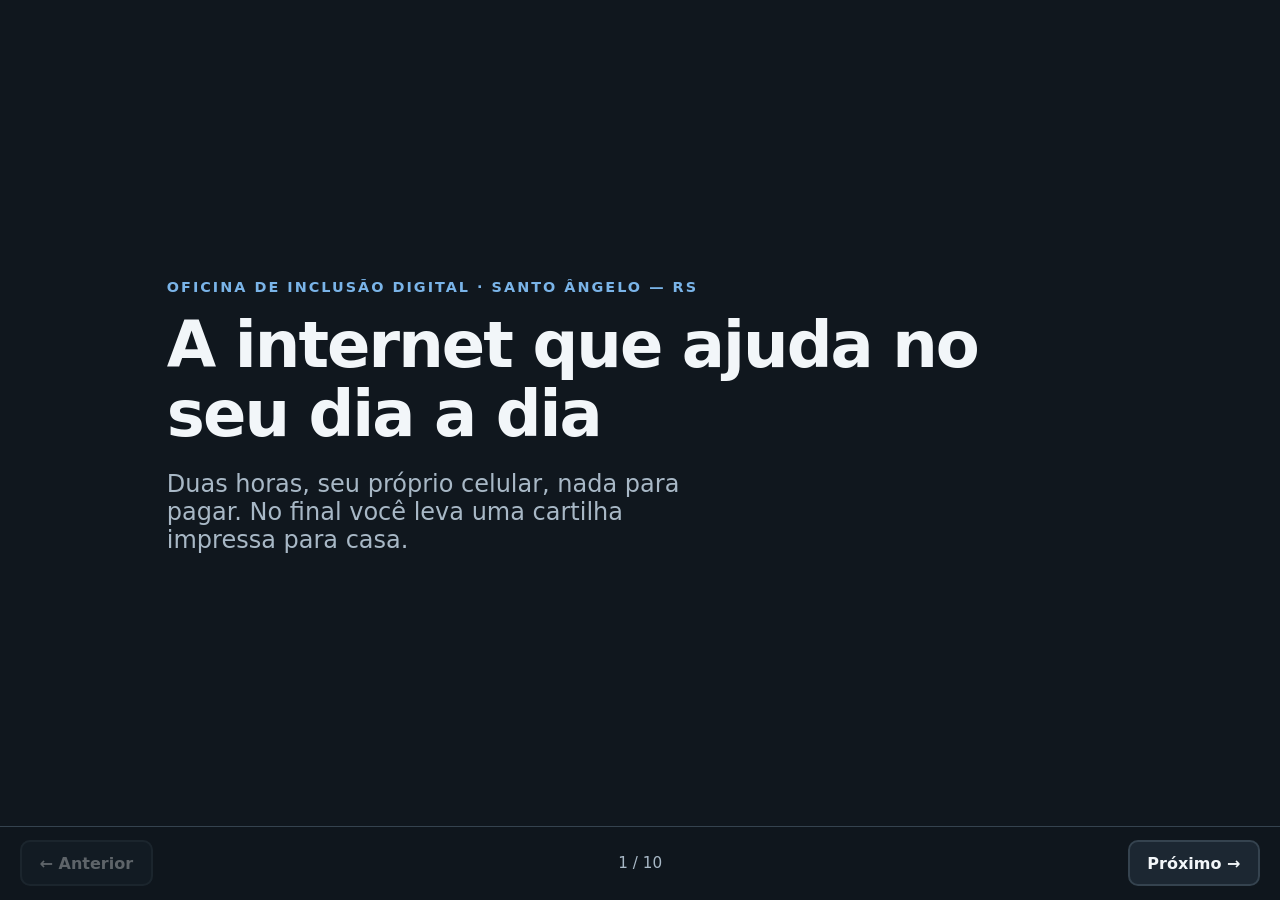
<file: slides/index.html>
<!doctype html>
<html lang="pt-BR">
<head>
<meta charset="utf-8">
<meta name="viewport" content="width=device-width, initial-scale=1">
<title>Oficina Conecta Santo Ângelo — slides</title>
<meta name="description" content="Slides da oficina de inclusão digital: estudar de graça, serviços públicos, exercitar a mente e navegar com segurança.">
<style>
:root {
  color-scheme: light dark;
  --bg: #10171e; --surface: #1c2732; --border: #35434f;
  --text: #f2f6f9; --text-soft: #a8b8c6;
  --estudo: #5cc9a3; --governo: #7ab4e8; --mente: #c39ae0; --seguranca: #f0906c;
  --accent: var(--governo);
}
* { box-sizing: border-box; }
html, body { height: 100%; }
body {
  margin: 0; background: var(--bg); color: var(--text);
  font-family: system-ui, -apple-system, "Segoe UI", Roboto, sans-serif;
  overflow: hidden;
}
:focus-visible { outline: 3px solid #ffb066; outline-offset: 4px; }

.slide {
  display: none; position: absolute; inset: 0;
  padding: clamp(2rem, 6vw, 5rem);
  padding-bottom: 8rem; /* espaço livre acima da barra fixa de navegação */
  flex-direction: column;
  max-width: 1100px; margin: 0 auto;
  overflow-y: auto;
}
.slide[data-ativo] { display: flex; }

/* Espaçadores que centralizam o slide quando há folga e encolhem a zero
   quando não há — assim tela baixa rola normalmente em vez de cortar. */
.slide::before, .slide::after { content: ""; flex: 1 1 0; min-height: 0; }

.etiqueta {
  margin: 0 0 1rem; font-size: clamp(0.75rem, 1.6vw, 0.9rem); font-weight: 700;
  letter-spacing: 0.14em; text-transform: uppercase; color: var(--accent);
}
h1 { margin: 0 0 1.25rem; font-size: clamp(2rem, 6.5vw, 4rem); line-height: 1.08; letter-spacing: -0.03em; }
h2 { margin: 0 0 1.5rem; font-size: clamp(1.6rem, 4.5vw, 2.8rem); line-height: 1.15; letter-spacing: -0.02em; }
p.linha { margin: 0 0 1rem; font-size: clamp(1.05rem, 2.4vw, 1.5rem); color: var(--text-soft); max-width: 34ch; }

ul.itens { list-style: none; margin: 0; padding: 0; display: grid; gap: 0.9rem; }
ul.itens li {
  display: flex; gap: 1rem; align-items: flex-start;
  background: var(--surface); border: 2px solid var(--border);
  border-left: 6px solid var(--accent); border-radius: 12px;
  padding: 1rem 1.25rem; font-size: clamp(1rem, 2.1vw, 1.3rem);
}
ul.itens .n {
  flex-shrink: 0; font-weight: 800; color: var(--accent);
  font-size: clamp(1.1rem, 2.4vw, 1.5rem); min-width: 1.6em;
}
ul.itens strong { display: block; }
ul.itens span.sub { color: var(--text-soft); font-size: 0.88em; }

.pratica {
  margin-top: 1.5rem; background: var(--surface);
  border: 2px dashed var(--accent); border-radius: 12px;
  padding: 1.1rem 1.35rem; font-size: clamp(1rem, 2.1vw, 1.25rem);
}
.pratica strong { color: var(--accent); display: block; margin-bottom: 0.25rem; }

.quiz { display: grid; gap: 1rem; margin-top: 1rem; }
.quiz .caso {
  background: var(--surface); border: 2px solid var(--border);
  border-radius: 12px; padding: 1.1rem 1.35rem;
  font-size: clamp(1rem, 2.1vw, 1.3rem); font-style: italic;
}

.slide[data-cor="estudo"]    { --accent: var(--estudo); }
.slide[data-cor="governo"]   { --accent: var(--governo); }
.slide[data-cor="mente"]     { --accent: var(--mente); }
.slide[data-cor="seguranca"] { --accent: var(--seguranca); }

.barra {
  position: fixed; bottom: 0; left: 0; right: 0;
  display: flex; align-items: center; justify-content: space-between;
  gap: 1rem; padding: 0.85rem 1.25rem;
  background: rgba(16, 23, 30, 0.92); border-top: 1px solid var(--border);
  backdrop-filter: blur(8px);
}
.barra button {
  min-height: 46px; min-width: 46px; padding: 0.5rem 1.1rem;
  background: var(--surface); color: var(--text);
  border: 2px solid var(--border); border-radius: 10px;
  font: inherit; font-weight: 700; cursor: pointer;
}
.barra button:hover:not(:disabled) { border-color: var(--text-soft); }
.barra button:disabled { opacity: 0.35; cursor: default; }
.contador { color: var(--text-soft); font-variant-numeric: tabular-nums; font-size: 0.95rem; }

@media print {
  body { overflow: visible; background: #fff; color: #000; }
  .slide { display: flex !important; position: static; break-after: page; min-height: 90vh; border-bottom: 1px solid #ccc; }
  .barra { display: none; }
  ul.itens li, .pratica, .quiz .caso { background: #f4f4f4; border-color: #666; }
}
</style>
</head>
<body>

<main id="deck">

  <section class="slide" data-ativo>
    <p class="etiqueta">Oficina de inclusão digital · Santo Ângelo — RS</p>
    <h1>A internet que ajuda no seu dia a dia</h1>
    <p class="linha">
      Duas horas, seu próprio celular, nada para pagar. No final você leva uma
      cartilha impressa para casa.
    </p>
  </section>

  <section class="slide">
    <p class="etiqueta">Antes de começar</p>
    <h2>Quem está falando aqui</h2>
    <ul class="itens">
      <li><span class="n">→</span><div><strong>Jackson Ramos</strong><span class="sub">Estudante de Análise e Desenvolvimento de Sistemas</span></div></li>
      <li><span class="n">→</span><div><strong>Por que esta oficina existe</strong><span class="sub">Projeto de extensão da faculdade, aplicado aqui na comunidade</span></div></li>
      <li><span class="n">→</span><div><strong>O combinado</strong><span class="sub">Pergunte na hora que a dúvida aparecer. Ninguém aqui vai julgar ninguém.</span></div></li>
    </ul>
  </section>

  <section class="slide">
    <p class="etiqueta">Roteiro</p>
    <h2>O que vamos ver hoje</h2>
    <ul class="itens">
      <li><span class="n">1</span><div><strong>Estudar de graça</strong><span class="sub">Aula de escola e curso técnico sem pagar nada</span></div></li>
      <li><span class="n">2</span><div><strong>Resolver com o governo</strong><span class="sub">Sem fila, sem sair de casa</span></div></li>
      <li><span class="n">3</span><div><strong>Exercitar a mente</strong><span class="sub">Aprender jogando, poucos minutos por dia</span></div></li>
      <li><span class="n">4</span><div><strong>Navegar com segurança</strong><span class="sub">Reconhecer golpe antes de cair nele</span></div></li>
    </ul>
  </section>

  <!-- BLOCO 1 -->
  <section class="slide" data-cor="estudo">
    <p class="etiqueta">Bloco 1</p>
    <h2>📚 Estudar de graça</h2>
    <ul class="itens">
      <li><span class="n">→</span><div><strong>Khan Academy</strong><span class="sub">Matemática, português, física — aulas curtas com exercício depois</span></div></li>
      <li><span class="n">→</span><div><strong>Coursera</strong><span class="sub">Cursos de universidades; assistir é grátis, só o certificado é pago</span></div></li>
      <li><span class="n">→</span><div><strong>YouTube</strong><span class="sub">Procure o assunto + a palavra "aula"</span></div></li>
    </ul>
    <div class="pratica">
      <strong>Agora com você</strong>
      Abra a Khan Academy no celular e encontre uma aula de porcentagem.
    </div>
  </section>

  <!-- BLOCO 2 -->
  <section class="slide" data-cor="governo">
    <p class="etiqueta">Bloco 2</p>
    <h2>🏛️ Resolver com o governo</h2>
    <ul class="itens">
      <li><span class="n">→</span><div><strong>Gov.br</strong><span class="sub">Uma senha só: INSS, CadÚnico, CNH, Carteira de Trabalho</span></div></li>
      <li><span class="n">→</span><div><strong>Meu SUS Digital</strong><span class="sub">Vacinas, exames e histórico de atendimento no celular</span></div></li>
      <li><span class="n">→</span><div><strong>Receita Federal</strong><span class="sub">Situação do CPF e Imposto de Renda</span></div></li>
    </ul>
    <div class="pratica">
      <strong>Agora com você</strong>
      Entre no Gov.br e confira a situação do seu CPF. Quem ainda não tem conta, criamos juntos.
    </div>
  </section>

  <!-- BLOCO 3 -->
  <section class="slide" data-cor="mente">
    <p class="etiqueta">Bloco 3</p>
    <h2>🧠 Exercitar a mente</h2>
    <ul class="itens">
      <li><span class="n">→</span><div><strong>Duolingo</strong><span class="sub">Inglês e espanhol em lições de cinco minutos</span></div></li>
      <li><span class="n">→</span><div><strong>Racha Cuca</strong><span class="sub">Cruzadas, sudoku e lógica — em português, sem cadastro</span></div></li>
      <li><span class="n">→</span><div><strong>Lumosity</strong><span class="sub">Treino diário de memória e atenção</span></div></li>
    </ul>
    <div class="pratica">
      <strong>Agora com você</strong>
      Faça a primeira lição do Duolingo. Leva três minutos.
    </div>
  </section>

  <!-- BLOCO 4 -->
  <section class="slide" data-cor="seguranca">
    <p class="etiqueta">Bloco 4</p>
    <h2>🛡️ As cinco regras</h2>
    <ul class="itens">
      <li><span class="n">1</span><div><strong>Site do governo termina em .gov.br</strong></div></li>
      <li><span class="n">2</span><div><strong>Serviço público não cobra taxa por WhatsApp</strong></div></li>
      <li><span class="n">3</span><div><strong>Código do SMS é só seu — nunca repasse</strong></div></li>
      <li><span class="n">4</span><div><strong>Pressa é a marca do golpe</strong></div></li>
      <li><span class="n">5</span><div><strong>Parente de número novo? Ligue no antigo</strong></div></li>
    </ul>
  </section>

  <section class="slide" data-cor="seguranca">
    <p class="etiqueta">Bloco 4 · dinâmica</p>
    <h2>É golpe ou não é?</h2>
    <div class="quiz">
      <div class="caso">“Sua encomenda está retida. Pague R$ 4,90 de taxa alfandegária neste link.”</div>
      <div class="caso">“Oi mãe, esse é meu número novo, troquei de chip.”</div>
      <div class="caso">Você digitou gov.br e apareceu a tela de login com cadeado.</div>
    </div>
    <div class="pratica">
      <strong>Como jogar</strong>
      Todo mundo levanta a mão para "é golpe". Depois discutimos o porquê de cada um.
    </div>
  </section>

  <section class="slide">
    <p class="etiqueta">Para levar para casa</p>
    <h2>Tudo isso fica salvo</h2>
    <ul class="itens">
      <li><span class="n">→</span><div><strong>O portal</strong><span class="sub">Todos os links organizados, funciona no celular</span></div></li>
      <li><span class="n">→</span><div><strong>A cartilha impressa</strong><span class="sub">Os golpes, as senhas e o que fazer se cair em um</span></div></li>
      <li><span class="n">→</span><div><strong>Salve nos favoritos</strong><span class="sub">Vamos fazer isso juntos agora, antes de encerrar</span></div></li>
    </ul>
  </section>

  <section class="slide">
    <h1>Obrigado 👋</h1>
    <p class="linha">
      Se alguma coisa aqui te ajudar em casa, mostre para mais alguém.
      É assim que o projeto continua.
    </p>
  </section>

</main>

<nav class="barra" aria-label="Navegação dos slides">
  <button type="button" id="anterior" aria-label="Slide anterior">← Anterior</button>
  <span class="contador" id="contador" aria-live="polite"></span>
  <button type="button" id="proximo" aria-label="Próximo slide">Próximo →</button>
</nav>

<script>
(function () {
  var slides = Array.prototype.slice.call(document.querySelectorAll('.slide'));
  var anterior = document.getElementById('anterior');
  var proximo = document.getElementById('proximo');
  var contador = document.getElementById('contador');
  var atual = 0;

  function mostrar(i) {
    atual = Math.max(0, Math.min(slides.length - 1, i));
    slides.forEach(function (s, n) {
      if (n === atual) { s.setAttribute('data-ativo', ''); }
      else { s.removeAttribute('data-ativo'); }
    });
    contador.textContent = (atual + 1) + ' / ' + slides.length;
    anterior.disabled = atual === 0;
    proximo.disabled = atual === slides.length - 1;
    location.hash = 'slide-' + (atual + 1);
  }

  anterior.addEventListener('click', function () { mostrar(atual - 1); });
  proximo.addEventListener('click', function () { mostrar(atual + 1); });

  document.addEventListener('keydown', function (e) {
    if (e.key === 'ArrowRight' || e.key === 'PageDown' || e.key === ' ') { mostrar(atual + 1); e.preventDefault(); }
    else if (e.key === 'ArrowLeft' || e.key === 'PageUp') { mostrar(atual - 1); e.preventDefault(); }
    else if (e.key === 'Home') { mostrar(0); e.preventDefault(); }
    else if (e.key === 'End') { mostrar(slides.length - 1); e.preventDefault(); }
  });

  function daHash() {
    var n = parseInt((location.hash.match(/slide-(\d+)/) || [])[1], 10);
    return isNaN(n) ? 0 : n - 1;
  }

  // Mantém voltar/avançar do navegador em sincronia com o slide exibido.
  window.addEventListener('hashchange', function () {
    var alvo = daHash();
    if (alvo !== atual) { mostrar(alvo); }
  });

  mostrar(daHash());
})();
</script>

</body>
</html>
</file>
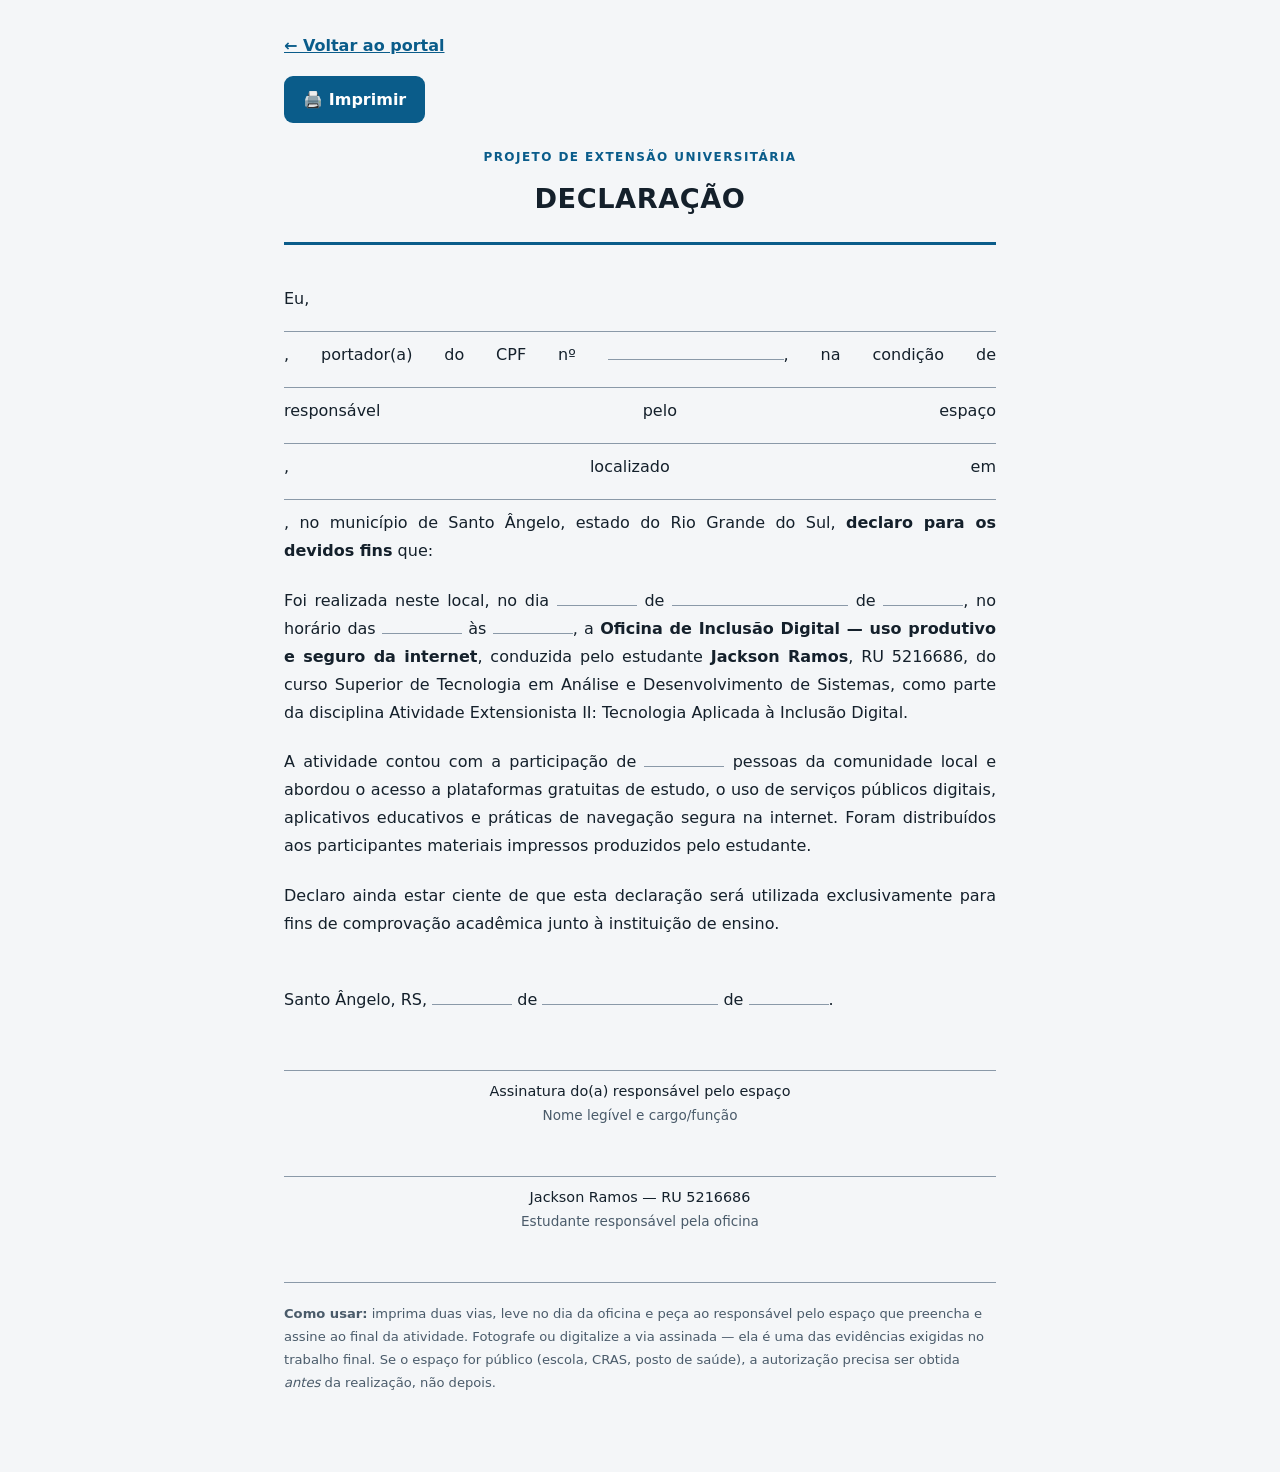
<file: materiais/declaracao-espaco.html>
<!doctype html>
<html lang="pt-BR">
<head>
<meta charset="utf-8">
<meta name="viewport" content="width=device-width, initial-scale=1">
<title>Declaração de Realização — Oficina Conecta Santo Ângelo</title>
<style>
:root { color-scheme: light dark; --bg:#f4f6f8; --surface:#fff; --border:#8a99a8; --text:#14202b; --soft:#4a5b6a; --accent:#0a5c8a; }
@media (prefers-color-scheme: dark) {
  :root { --bg:#10171e; --surface:#19222c; --border:#5a6b7a; --text:#eef3f7; --soft:#a8b8c6; --accent:#6fb8e0; }
}
* { box-sizing: border-box; }
body { margin:0; background:var(--bg); color:var(--text); font-family: system-ui, -apple-system, "Segoe UI", Roboto, sans-serif; font-size:16px; line-height:1.75; }
.folha { max-width: 760px; margin:0 auto; padding: 2rem 1.5rem 4rem; }

.cabecalho { text-align:center; border-bottom:3px solid var(--accent); padding-bottom:1.25rem; margin-bottom:2.5rem; }
.cabecalho .etiqueta { margin:0 0 .4rem; font-size:.75rem; font-weight:700; letter-spacing:.12em; text-transform:uppercase; color:var(--accent); }
.cabecalho h1 { margin:0; font-size:1.7rem; letter-spacing:.02em; }

.corpo p { margin:0 0 1.35rem; text-align:justify; }
.vazio { display:inline-block; border-bottom:1.5px solid var(--border); min-width:11rem; }
.vazio.curto { min-width:5rem; }
.vazio.longo { min-width:100%; }

.local-data { margin:3rem 0 3.5rem; }

.assinaturas { display:grid; gap:3rem; }
.bloco { text-align:center; }
.bloco .traco { border-top:1.5px solid var(--border); padding-top:.5rem; font-size:.9rem; }
.bloco .papel { color:var(--soft); font-size:.85rem; }

.nota { margin-top:3rem; padding-top:1.25rem; border-top:1px solid var(--border); font-size:.82rem; color:var(--soft); }

.acoes { margin-bottom:1.5rem; }
.imprimir { display:inline-flex; align-items:center; gap:.5rem; min-height:46px; padding:.6rem 1.2rem; background:var(--accent); color:#fff; border:none; border-radius:9px; font:inherit; font-weight:700; cursor:pointer; }
@media (prefers-color-scheme: dark) { .imprimir { color:#10171e; } }
.voltar { display:inline-block; margin-bottom:1rem; color:var(--accent); font-weight:600; }

@media print {
  @page { size:A4; margin:22mm; }
  body { background:#fff; color:#000; font-size:12pt; }
  .acoes, .voltar, .nota { display:none; }
  .assinaturas { break-inside:avoid; }
}
</style>
</head>
<body>
<div class="folha">

  <a class="voltar" href="../">← Voltar ao portal</a>

  <div class="acoes">
    <button type="button" class="imprimir" onclick="window.print()">🖨️ Imprimir</button>
  </div>

  <header class="cabecalho">
    <p class="etiqueta">Projeto de Extensão Universitária</p>
    <h1>DECLARAÇÃO</h1>
  </header>

  <div class="corpo">
    <p>
      Eu, <span class="vazio longo"></span>,
      portador(a) do CPF nº <span class="vazio"></span>,
      na condição de <span class="vazio longo"></span>
      <span class="papel"></span> responsável pelo espaço
      <span class="vazio longo"></span>,
      localizado em <span class="vazio longo"></span>,
      no município de Santo Ângelo, estado do Rio Grande do Sul,
      <strong>declaro para os devidos fins</strong> que:
    </p>

    <p>
      Foi realizada neste local, no dia <span class="vazio curto"></span> de
      <span class="vazio"></span> de <span class="vazio curto"></span>,
      no horário das <span class="vazio curto"></span> às <span class="vazio curto"></span>,
      a <strong>Oficina de Inclusão Digital — uso produtivo e seguro da internet</strong>,
      conduzida pelo estudante <strong>Jackson Ramos</strong>, RU 5216686, do curso
      Superior de Tecnologia em Análise e Desenvolvimento de Sistemas, como parte da
      disciplina Atividade Extensionista II: Tecnologia Aplicada à Inclusão Digital.
    </p>

    <p>
      A atividade contou com a participação de <span class="vazio curto"></span>
      pessoas da comunidade local e abordou o acesso a plataformas gratuitas de
      estudo, o uso de serviços públicos digitais, aplicativos educativos e
      práticas de navegação segura na internet. Foram distribuídos aos
      participantes materiais impressos produzidos pelo estudante.
    </p>

    <p>
      Declaro ainda estar ciente de que esta declaração será utilizada
      exclusivamente para fins de comprovação acadêmica junto à instituição de
      ensino.
    </p>
  </div>

  <p class="local-data">
    Santo Ângelo, RS, <span class="vazio curto"></span> de
    <span class="vazio"></span> de <span class="vazio curto"></span>.
  </p>

  <div class="assinaturas">
    <div class="bloco">
      <div class="traco">
        Assinatura do(a) responsável pelo espaço
        <div class="papel">Nome legível e cargo/função</div>
      </div>
    </div>
    <div class="bloco">
      <div class="traco">
        Jackson Ramos — RU 5216686
        <div class="papel">Estudante responsável pela oficina</div>
      </div>
    </div>
  </div>

  <p class="nota">
    <strong>Como usar:</strong> imprima duas vias, leve no dia da oficina e peça ao
    responsável pelo espaço que preencha e assine ao final da atividade. Fotografe
    ou digitalize a via assinada — ela é uma das evidências exigidas no trabalho
    final. Se o espaço for público (escola, CRAS, posto de saúde), a autorização
    precisa ser obtida <em>antes</em> da realização, não depois.
  </p>

</div>
</body>
</html>
</file>
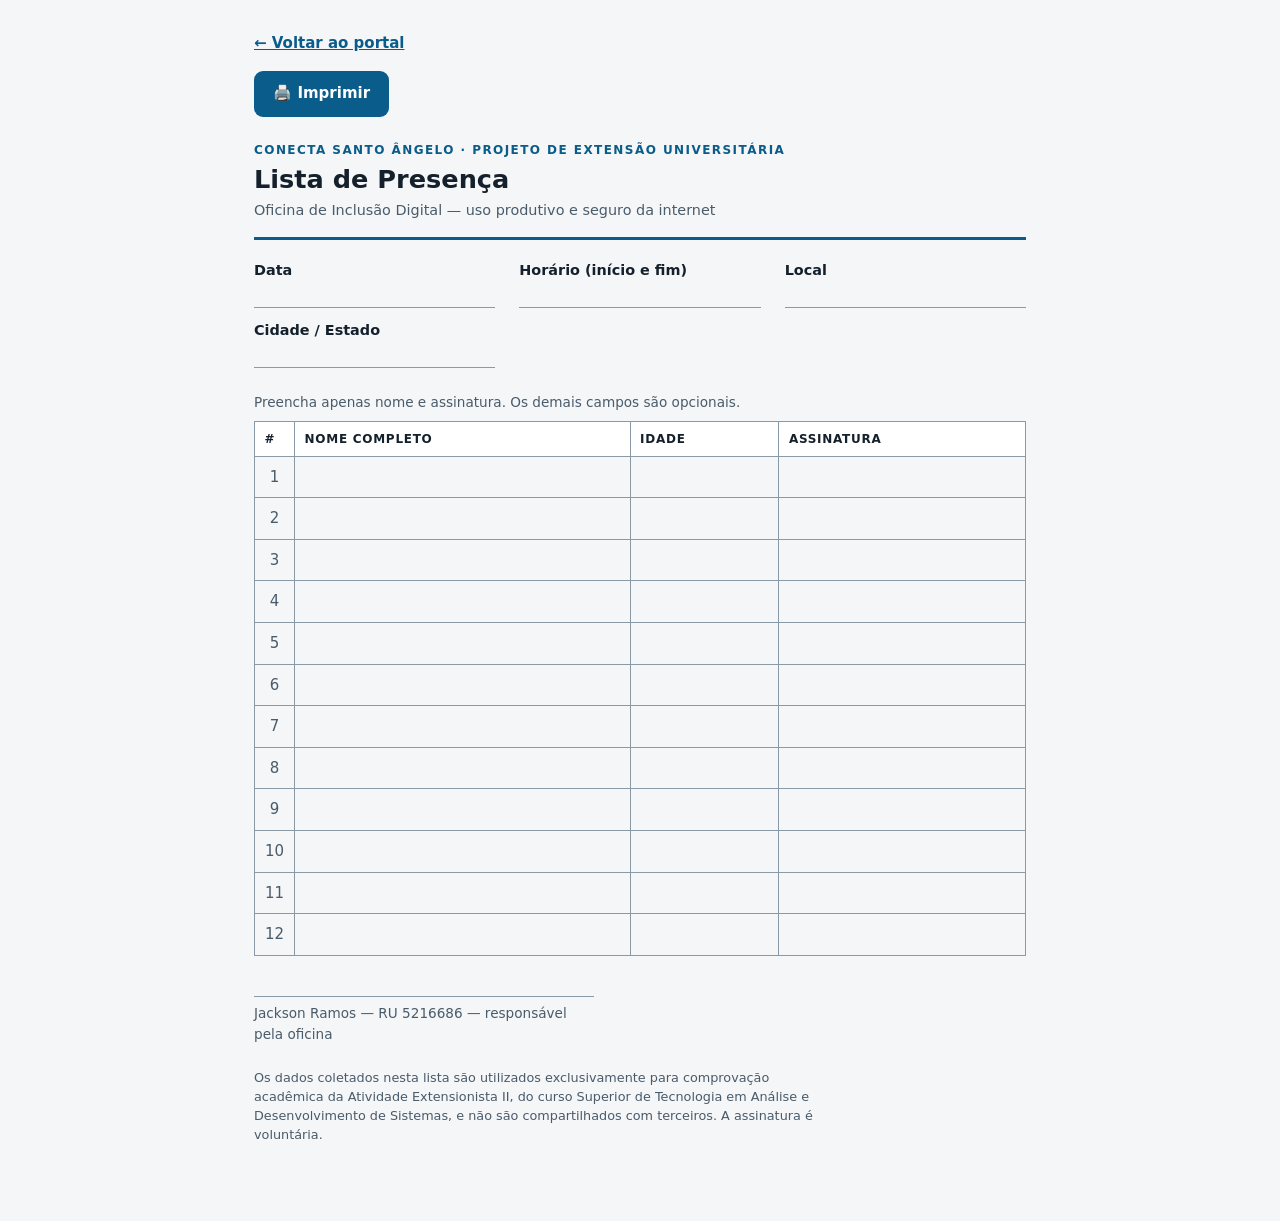
<file: materiais/lista-presenca.html>
<!doctype html>
<html lang="pt-BR">
<head>
<meta charset="utf-8">
<meta name="viewport" content="width=device-width, initial-scale=1">
<title>Lista de Presença — Oficina Conecta Santo Ângelo</title>
<style>
:root { color-scheme: light dark; --bg:#f4f6f8; --surface:#fff; --border:#8a99a8; --text:#14202b; --soft:#4a5b6a; --accent:#0a5c8a; }
@media (prefers-color-scheme: dark) {
  :root { --bg:#10171e; --surface:#19222c; --border:#5a6b7a; --text:#eef3f7; --soft:#a8b8c6; --accent:#6fb8e0; }
}
* { box-sizing: border-box; }
body { margin:0; background:var(--bg); color:var(--text); font-family: system-ui, -apple-system, "Segoe UI", Roboto, sans-serif; font-size:15px; line-height:1.5; }
.folha { max-width: 820px; margin: 0 auto; padding: 2rem 1.5rem 4rem; }
.cabecalho { border-bottom: 3px solid var(--accent); padding-bottom: 1rem; margin-bottom: 1.25rem; }
.cabecalho .etiqueta { margin:0 0 .35rem; font-size:.75rem; font-weight:700; letter-spacing:.12em; text-transform:uppercase; color:var(--accent); }
.cabecalho h1 { margin:0 0 .3rem; font-size:1.6rem; line-height:1.2; }
.cabecalho p { margin:0; color:var(--soft); font-size:.9rem; }

.campos { display:grid; grid-template-columns: repeat(auto-fit, minmax(220px,1fr)); gap:.75rem 1.5rem; margin-bottom:1.5rem; }
.campo { font-size:.9rem; }
.campo .rotulo { display:block; font-weight:700; margin-bottom:.15rem; }
.campo .linha { display:block; border-bottom:1.5px solid var(--border); height:1.5rem; }

table { width:100%; border-collapse:collapse; }
caption { text-align:left; font-size:.85rem; color:var(--soft); padding-bottom:.5rem; }
th, td { border:1px solid var(--border); padding:.5rem .6rem; text-align:left; }
th { background:var(--surface); font-size:.75rem; text-transform:uppercase; letter-spacing:.06em; }
td { height:2.6rem; }
td.num { width:2.5rem; text-align:center; color:var(--soft); }
td.ass { width:32%; }

.assinatura { margin-top:2.5rem; }
.assinatura .traco { border-top:1.5px solid var(--border); max-width:340px; padding-top:.4rem; font-size:.85rem; color:var(--soft); }

.aviso { margin-top:1.5rem; font-size:.8rem; color:var(--soft); max-width:70ch; }

.acoes { margin-bottom:1.5rem; }
.imprimir { display:inline-flex; align-items:center; gap:.5rem; min-height:46px; padding:.6rem 1.2rem; background:var(--accent); color:#fff; border:none; border-radius:9px; font:inherit; font-weight:700; cursor:pointer; }
@media (prefers-color-scheme: dark) { .imprimir { color:#10171e; } }
.voltar { display:inline-block; margin-bottom:1rem; color:var(--accent); font-weight:600; }

@media print {
  @page { size:A4; margin:14mm; }
  body { background:#fff; color:#000; font-size:10.5pt; }
  .acoes, .voltar { display:none; }
  th { background:#eee; }
  table, .assinatura { break-inside:avoid; }
}
</style>
</head>
<body>
<div class="folha">

  <a class="voltar" href="../">← Voltar ao portal</a>

  <div class="acoes">
    <button type="button" class="imprimir" onclick="window.print()">🖨️ Imprimir</button>
  </div>

  <header class="cabecalho">
    <p class="etiqueta">Conecta Santo Ângelo · Projeto de Extensão Universitária</p>
    <h1>Lista de Presença</h1>
    <p>Oficina de Inclusão Digital — uso produtivo e seguro da internet</p>
  </header>

  <div class="campos">
    <div class="campo"><span class="rotulo">Data</span><span class="linha"></span></div>
    <div class="campo"><span class="rotulo">Horário (início e fim)</span><span class="linha"></span></div>
    <div class="campo"><span class="rotulo">Local</span><span class="linha"></span></div>
    <div class="campo"><span class="rotulo">Cidade / Estado</span><span class="linha"></span></div>
  </div>

  <table>
    <caption>Preencha apenas nome e assinatura. Os demais campos são opcionais.</caption>
    <thead>
      <tr>
        <th scope="col" class="num">#</th>
        <th scope="col">Nome completo</th>
        <th scope="col">Idade</th>
        <th scope="col">Assinatura</th>
      </tr>
    </thead>
    <tbody>
      <tr><td class="num">1</td><td></td><td></td><td class="ass"></td></tr>
      <tr><td class="num">2</td><td></td><td></td><td class="ass"></td></tr>
      <tr><td class="num">3</td><td></td><td></td><td class="ass"></td></tr>
      <tr><td class="num">4</td><td></td><td></td><td class="ass"></td></tr>
      <tr><td class="num">5</td><td></td><td></td><td class="ass"></td></tr>
      <tr><td class="num">6</td><td></td><td></td><td class="ass"></td></tr>
      <tr><td class="num">7</td><td></td><td></td><td class="ass"></td></tr>
      <tr><td class="num">8</td><td></td><td></td><td class="ass"></td></tr>
      <tr><td class="num">9</td><td></td><td></td><td class="ass"></td></tr>
      <tr><td class="num">10</td><td></td><td></td><td class="ass"></td></tr>
      <tr><td class="num">11</td><td></td><td></td><td class="ass"></td></tr>
      <tr><td class="num">12</td><td></td><td></td><td class="ass"></td></tr>
    </tbody>
  </table>

  <div class="assinatura">
    <div class="traco">Jackson Ramos — RU 5216686 — responsável pela oficina</div>
  </div>

  <p class="aviso">
    Os dados coletados nesta lista são utilizados exclusivamente para comprovação
    acadêmica da Atividade Extensionista II, do curso Superior de Tecnologia em
    Análise e Desenvolvimento de Sistemas, e não são compartilhados com terceiros.
    A assinatura é voluntária.
  </p>

</div>
</body>
</html>
</file>
<file: assets/style.css>
/* Portal Conecta Santo Ângelo
   Projetado para pessoas com pouca familiaridade digital:
   fonte grande, alto contraste, alvos de toque de no mínimo 48px,
   navegação por teclado visível e leitura confortável no celular. */

:root {
  color-scheme: light dark;

  --bg: #f4f6f8;
  --surface: #ffffff;
  --surface-alt: #eef2f6;
  --border: #ccd5de;
  --text: #14202b;
  --text-soft: #4a5b6a;
  --accent: #0a5c8a;
  --accent-strong: #084767;
  --accent-soft: #dcecf6;
  --focus: #b3540a;

  --estudo: #0a6b4f;
  --estudo-soft: #d9efe6;
  --governo: #0a4d8a;
  --governo-soft: #dbe8f6;
  --mente: #6b3a8a;
  --mente-soft: #ebe0f3;
  --seguranca: #a33512;
  --seguranca-soft: #fae2da;

  --radius: 14px;
  --shadow: 0 1px 2px rgba(20, 32, 43, 0.08), 0 4px 14px rgba(20, 32, 43, 0.06);
}

@media (prefers-color-scheme: dark) {
  :root {
    --bg: #10171e;
    --surface: #19222c;
    --surface-alt: #212c38;
    --border: #35434f;
    --text: #eef3f7;
    --text-soft: #a8b8c6;
    --accent: #6fb8e0;
    --accent-strong: #a3d3ee;
    --accent-soft: #1d3646;
    --focus: #ffb066;

    --estudo: #5cc9a3;
    --estudo-soft: #14332a;
    --governo: #7ab4e8;
    --governo-soft: #14293d;
    --mente: #c39ae0;
    --mente-soft: #2a1f38;
    --seguranca: #f0906c;
    --seguranca-soft: #3a1d13;

    --shadow: 0 1px 2px rgba(0, 0, 0, 0.4), 0 4px 14px rgba(0, 0, 0, 0.3);
  }
}

* { box-sizing: border-box; }

body {
  margin: 0;
  background: var(--bg);
  color: var(--text);
  font-family: system-ui, -apple-system, "Segoe UI", Roboto, sans-serif;
  font-size: 18px;
  line-height: 1.6;
  -webkit-text-size-adjust: 100%;
}

.pular-link {
  position: absolute;
  left: -999px;
  top: 0;
  background: var(--accent);
  color: #fff;
  padding: 0.75rem 1.25rem;
  z-index: 10;
  border-radius: 0 0 var(--radius) 0;
}
.pular-link:focus { left: 0; }

:focus-visible {
  outline: 3px solid var(--focus);
  outline-offset: 3px;
  border-radius: 4px;
}

.envelope {
  max-width: 1000px;
  margin: 0 auto;
  padding: 0 1.25rem 4rem;
}

/* ---------- Cabeçalho ---------- */

.topo {
  background: var(--accent);
  color: #fff;
  padding: 2.5rem 1.25rem 2.75rem;
}
@media (prefers-color-scheme: dark) {
  .topo { background: var(--accent-soft); color: var(--text); }
}

.topo-conteudo { max-width: 1000px; margin: 0 auto; }

.topo h1 {
  margin: 0 0 0.5rem;
  font-size: clamp(1.75rem, 5vw, 2.6rem);
  line-height: 1.2;
  letter-spacing: -0.02em;
}

.topo .lugar {
  margin: 0 0 1rem;
  font-size: 0.95rem;
  text-transform: uppercase;
  letter-spacing: 0.1em;
  opacity: 0.85;
}

.topo p.chamada {
  margin: 0;
  font-size: clamp(1.05rem, 2.5vw, 1.25rem);
  max-width: 46ch;
  opacity: 0.95;
}

/* ---------- Índice de categorias ---------- */

.indice {
  margin: -1.5rem auto 3rem;
  max-width: 1000px;
  padding: 0 1.25rem;
}

.indice ul {
  list-style: none;
  margin: 0;
  padding: 0;
  display: grid;
  gap: 0.75rem;
  grid-template-columns: repeat(auto-fit, minmax(210px, 1fr));
}

.indice a {
  display: flex;
  align-items: center;
  gap: 0.75rem;
  min-height: 64px;
  padding: 0.85rem 1.1rem;
  background: var(--surface);
  border: 2px solid var(--border);
  border-radius: var(--radius);
  box-shadow: var(--shadow);
  color: var(--text);
  text-decoration: none;
  font-weight: 600;
}
.indice a:hover { border-color: var(--accent); }

.indice .emoji { font-size: 1.5rem; line-height: 1; }

/* ---------- Destaque dos guias ---------- */

.destaque {
  background: var(--accent);
  color: #fff;
  border-radius: var(--radius);
  padding: 1.75rem 1.6rem;
  margin-bottom: 3.5rem;
  box-shadow: var(--shadow);
}
@media (prefers-color-scheme: dark) {
  .destaque { background: var(--accent-soft); color: var(--text); border: 2px solid var(--accent); }
}
.destaque h2 { margin: 0 0 .5rem; font-size: clamp(1.3rem, 3.2vw, 1.7rem); line-height: 1.2; }
.destaque p { margin: 0 0 1.35rem; max-width: 52ch; opacity: .95; }
.destaque .botao {
  display: inline-flex; align-items: center; justify-content: center; gap: .5rem;
  min-height: 54px; padding: .75rem 1.5rem;
  background: #fff; color: var(--accent);
  font-weight: 800; font-size: 1.08rem; text-decoration: none; border-radius: 10px;
}
.destaque .botao::after { content: "→"; }
.destaque .botao:hover { filter: brightness(.94); }
@media (prefers-color-scheme: dark) {
  .destaque .botao { background: var(--accent); color: #10171e; }
}

/* ---------- Seções ---------- */

.categoria { margin-bottom: 3.5rem; scroll-margin-top: 1rem; }

.categoria-cabecalho {
  border-left: 6px solid var(--cor, var(--accent));
  padding-left: 1rem;
  margin-bottom: 1.5rem;
}

.categoria h2 {
  margin: 0 0 0.35rem;
  font-size: clamp(1.4rem, 3.5vw, 1.8rem);
  color: var(--cor, var(--accent));
  line-height: 1.25;
}

.categoria .explica {
  margin: 0;
  color: var(--text-soft);
  max-width: 60ch;
}

.categoria[data-cor="estudo"]      { --cor: var(--estudo);     --cor-soft: var(--estudo-soft); }
.categoria[data-cor="governo"]     { --cor: var(--governo);    --cor-soft: var(--governo-soft); }
.categoria[data-cor="mente"]       { --cor: var(--mente);      --cor-soft: var(--mente-soft); }
.categoria[data-cor="seguranca"]   { --cor: var(--seguranca);  --cor-soft: var(--seguranca-soft); }

/* ---------- Cartões ---------- */

.cartoes {
  list-style: none;
  margin: 0;
  padding: 0;
  display: grid;
  gap: 1.1rem;
  grid-template-columns: repeat(auto-fit, minmax(280px, 1fr));
}

.cartao {
  display: flex;
  flex-direction: column;
  background: var(--surface);
  border: 2px solid var(--border);
  border-radius: var(--radius);
  box-shadow: var(--shadow);
  padding: 1.35rem;
}

.cartao h3 {
  margin: 0 0 0.15rem;
  font-size: 1.3rem;
  line-height: 1.25;
}

.cartao .selo {
  display: inline-block;
  align-self: flex-start;
  background: var(--cor-soft, var(--accent-soft));
  color: var(--cor, var(--accent-strong));
  font-size: 0.8rem;
  font-weight: 700;
  text-transform: uppercase;
  letter-spacing: 0.06em;
  padding: 0.2rem 0.6rem;
  border-radius: 999px;
  margin-bottom: 0.85rem;
}

.cartao p {
  margin: 0 0 1.25rem;
  color: var(--text-soft);
  flex-grow: 1;
}

.cartao ol {
  margin: 0 0 1rem;
  padding-left: 1.35rem;
  color: var(--text-soft);
}
.cartao ol li { margin-bottom: 0.5rem; }
.cartao ol + p { flex-grow: 1; font-size: 0.95rem; }

.cartao .botao {
  display: inline-flex;
  align-items: center;
  justify-content: center;
  gap: 0.5rem;
  min-height: 52px;
  padding: 0.7rem 1.25rem;
  background: var(--cor, var(--accent));
  color: #fff;
  font-weight: 700;
  font-size: 1.05rem;
  text-decoration: none;
  border-radius: 10px;
}
.cartao .botao:hover { filter: brightness(1.12); }
@media (prefers-color-scheme: dark) {
  .cartao .botao { color: #10171e; }
}

.cartao .botao::after { content: "→"; font-size: 1.15em; }

/* ---------- Bloco de segurança ---------- */

.regras {
  list-style: none;
  margin: 0 0 1.75rem;
  padding: 0;
  display: grid;
  gap: 0.85rem;
}

.regras li {
  display: flex;
  gap: 0.9rem;
  align-items: flex-start;
  background: var(--surface);
  border: 2px solid var(--border);
  border-left: 6px solid var(--seguranca);
  border-radius: var(--radius);
  padding: 1.1rem 1.25rem;
}

.regras .marca {
  font-size: 1.4rem;
  line-height: 1.3;
  flex-shrink: 0;
}

.regras strong { display: block; margin-bottom: 0.15rem; }
.regras span.detalhe { color: var(--text-soft); }

/* ---------- Rodapé ---------- */

.rodape {
  border-top: 2px solid var(--border);
  margin-top: 1rem;
  padding-top: 2rem;
  color: var(--text-soft);
  font-size: 0.95rem;
}
.rodape p { margin: 0 0 0.6rem; max-width: 65ch; }
.rodape a { color: var(--accent); }

@media print {
  .topo { background: none; color: #000; border-bottom: 2px solid #000; }
  .indice, .cartao .botao { display: none; }
  .cartao, .regras li { break-inside: avoid; box-shadow: none; }
}
</file>
<file: assets/guia.css>
/* Guias passo a passo.
   Reaproveita os tokens de style.css. Cada passo é uma unidade fechada:
   uma ação, o que vai aparecer na tela, e o que fazer se der errado. */

.guia-topo {
  background: var(--accent);
  color: #fff;
  padding: 2.25rem 1.25rem 2.5rem;
}
@media (prefers-color-scheme: dark) {
  .guia-topo { background: var(--accent-soft); color: var(--text); }
}
.guia-topo-conteudo { max-width: 760px; margin: 0 auto; }
.guia-topo .voltar { color: inherit; opacity: .9; font-weight: 600; text-decoration: none; display: inline-block; margin-bottom: 1rem; }
.guia-topo .voltar:hover { text-decoration: underline; }
.guia-topo h1 { margin: 0 0 .6rem; font-size: clamp(1.6rem, 4.5vw, 2.4rem); line-height: 1.15; letter-spacing: -.02em; }
.guia-topo .resumo { margin: 0; font-size: clamp(1rem, 2.4vw, 1.2rem); max-width: 46ch; opacity: .95; }

.guia { max-width: 760px; margin: 0 auto; padding: 0 1.25rem 4rem; }

/* --- Antes de começar --- */
.antes {
  background: var(--surface);
  border: 2px solid var(--border);
  border-radius: var(--radius);
  box-shadow: var(--shadow);
  padding: 1.35rem 1.5rem;
  margin: -1.25rem 0 2.5rem;
}
.antes h2 { margin: 0 0 .75rem; font-size: 1.15rem; }
.antes ul { margin: 0; padding-left: 1.35rem; color: var(--text-soft); }
.antes li { margin-bottom: .45rem; }
.antes .tempo { display: inline-block; margin-top: .85rem; font-weight: 700; color: var(--accent); }

/* --- Passos --- */
.passos-guia { list-style: none; margin: 0; padding: 0; counter-reset: passo; }

.passo {
  position: relative;
  padding-left: 3.75rem;
  padding-bottom: 2.5rem;
  margin-bottom: 0;
}
/* linha vertical ligando os passos */
.passo::before {
  content: "";
  position: absolute;
  left: 1.375rem;
  top: 3rem;
  bottom: 0;
  width: 3px;
  background: var(--border);
}
.passo:last-child::before { display: none; }

.passo .numero {
  counter-increment: passo;
  position: absolute;
  left: 0;
  top: 0;
  width: 2.75rem;
  height: 2.75rem;
  border-radius: 50%;
  background: var(--accent);
  color: #fff;
  display: flex;
  align-items: center;
  justify-content: center;
  font-size: 1.3rem;
  font-weight: 800;
}
.passo .numero::before { content: counter(passo); }
@media (prefers-color-scheme: dark) { .passo .numero { color: #10171e; } }

.passo h2 {
  margin: .35rem 0 .6rem;
  font-size: clamp(1.2rem, 3vw, 1.5rem);
  line-height: 1.25;
}
.passo p { margin: 0 0 1rem; color: var(--text-soft); }
.passo p strong { color: var(--text); }

.passo .botao {
  display: inline-flex; align-items: center; justify-content: center; gap: .5rem;
  min-height: 52px; padding: .7rem 1.35rem;
  background: var(--accent); color: #fff;
  font-weight: 700; font-size: 1.05rem; text-decoration: none; border-radius: 10px;
  margin-bottom: 1rem;
}
.passo .botao::after { content: "→"; }
.passo .botao:hover { filter: brightness(1.12); }
@media (prefers-color-scheme: dark) { .passo .botao { color: #10171e; } }

/* --- "O que você vai ver" --- */
.vai-ver {
  background: var(--accent-soft);
  border-left: 5px solid var(--accent);
  border-radius: 0 10px 10px 0;
  padding: .9rem 1.15rem;
  margin: 0 0 1rem;
}
.vai-ver strong { display: block; margin-bottom: .2rem; color: var(--accent); font-size: .85rem; text-transform: uppercase; letter-spacing: .07em; }
.vai-ver p { margin: 0; color: var(--text); }

/* --- "Se der errado" --- */
.se-errado {
  background: var(--seguranca-soft, #fae2da);
  border-left: 5px solid var(--seguranca, #a33512);
  border-radius: 0 10px 10px 0;
  padding: .9rem 1.15rem;
  margin: 0 0 1rem;
}
.se-errado strong { display: block; margin-bottom: .2rem; color: var(--seguranca, #a33512); font-size: .85rem; text-transform: uppercase; letter-spacing: .07em; }
.se-errado p { margin: 0 0 .5rem; color: var(--text); }
.se-errado p:last-child { margin-bottom: 0; }

/* --- Imagem da tela --- */
.tela { margin: 0 0 1rem; }
.tela img {
  display: block;
  max-width: 100%;
  width: auto;
  max-height: 480px;
  border: 2px solid var(--border);
  border-radius: 12px;
  box-shadow: var(--shadow);
}
.tela figcaption { margin-top: .5rem; font-size: .9rem; color: var(--text-soft); }

/* placeholder mostrado enquanto o print real não existe */
.tela-vazia {
  border: 2px dashed var(--border);
  border-radius: 12px;
  padding: 1.5rem 1.25rem;
  text-align: center;
  color: var(--text-soft);
  background: var(--surface-alt);
}
.tela-vazia .rotulo { display: block; font-weight: 700; margin-bottom: .35rem; color: var(--text); }
.tela-vazia code {
  font-family: ui-monospace, "Cascadia Code", Consolas, monospace;
  font-size: .85rem;
  background: var(--surface);
  border: 1px solid var(--border);
  border-radius: 6px;
  padding: .15rem .45rem;
  word-break: break-all;
}

/* --- Final --- */
.pronto {
  background: var(--estudo-soft, #d9efe6);
  border: 2px solid var(--estudo, #0a6b4f);
  border-radius: var(--radius);
  padding: 1.35rem 1.5rem;
  margin-top: 1rem;
}
.pronto h2 { margin: 0 0 .5rem; font-size: 1.3rem; color: var(--estudo, #0a6b4f); }
.pronto p { margin: 0 0 .6rem; }
.pronto p:last-child { margin-bottom: 0; }

/* --- Lista de guias na capa --- */
.lista-guias { list-style: none; margin: 0; padding: 0; display: grid; gap: 1rem; }
.lista-guias a {
  display: flex; align-items: center; gap: 1rem;
  background: var(--surface); border: 2px solid var(--border);
  border-radius: var(--radius); box-shadow: var(--shadow);
  padding: 1.25rem 1.35rem; text-decoration: none; color: var(--text);
  min-height: 72px;
}
.lista-guias a:hover { border-color: var(--accent); }
.lista-guias .marca { font-size: 1.9rem; flex-shrink: 0; line-height: 1; }
.lista-guias strong { display: block; font-size: 1.15rem; margin-bottom: .1rem; }
.lista-guias span { color: var(--text-soft); font-size: .95rem; }

@media print {
  .guia-topo { background: none; color: #000; border-bottom: 2px solid #000; }
  .passo .botao, .guia-topo .voltar { display: none; }
  .passo, .antes, .pronto, .tela { break-inside: avoid; }
  .passo .numero { background: #000 !important; color: #fff !important; }
  .vai-ver, .se-errado { background: #f2f2f2; }
}
</file>
